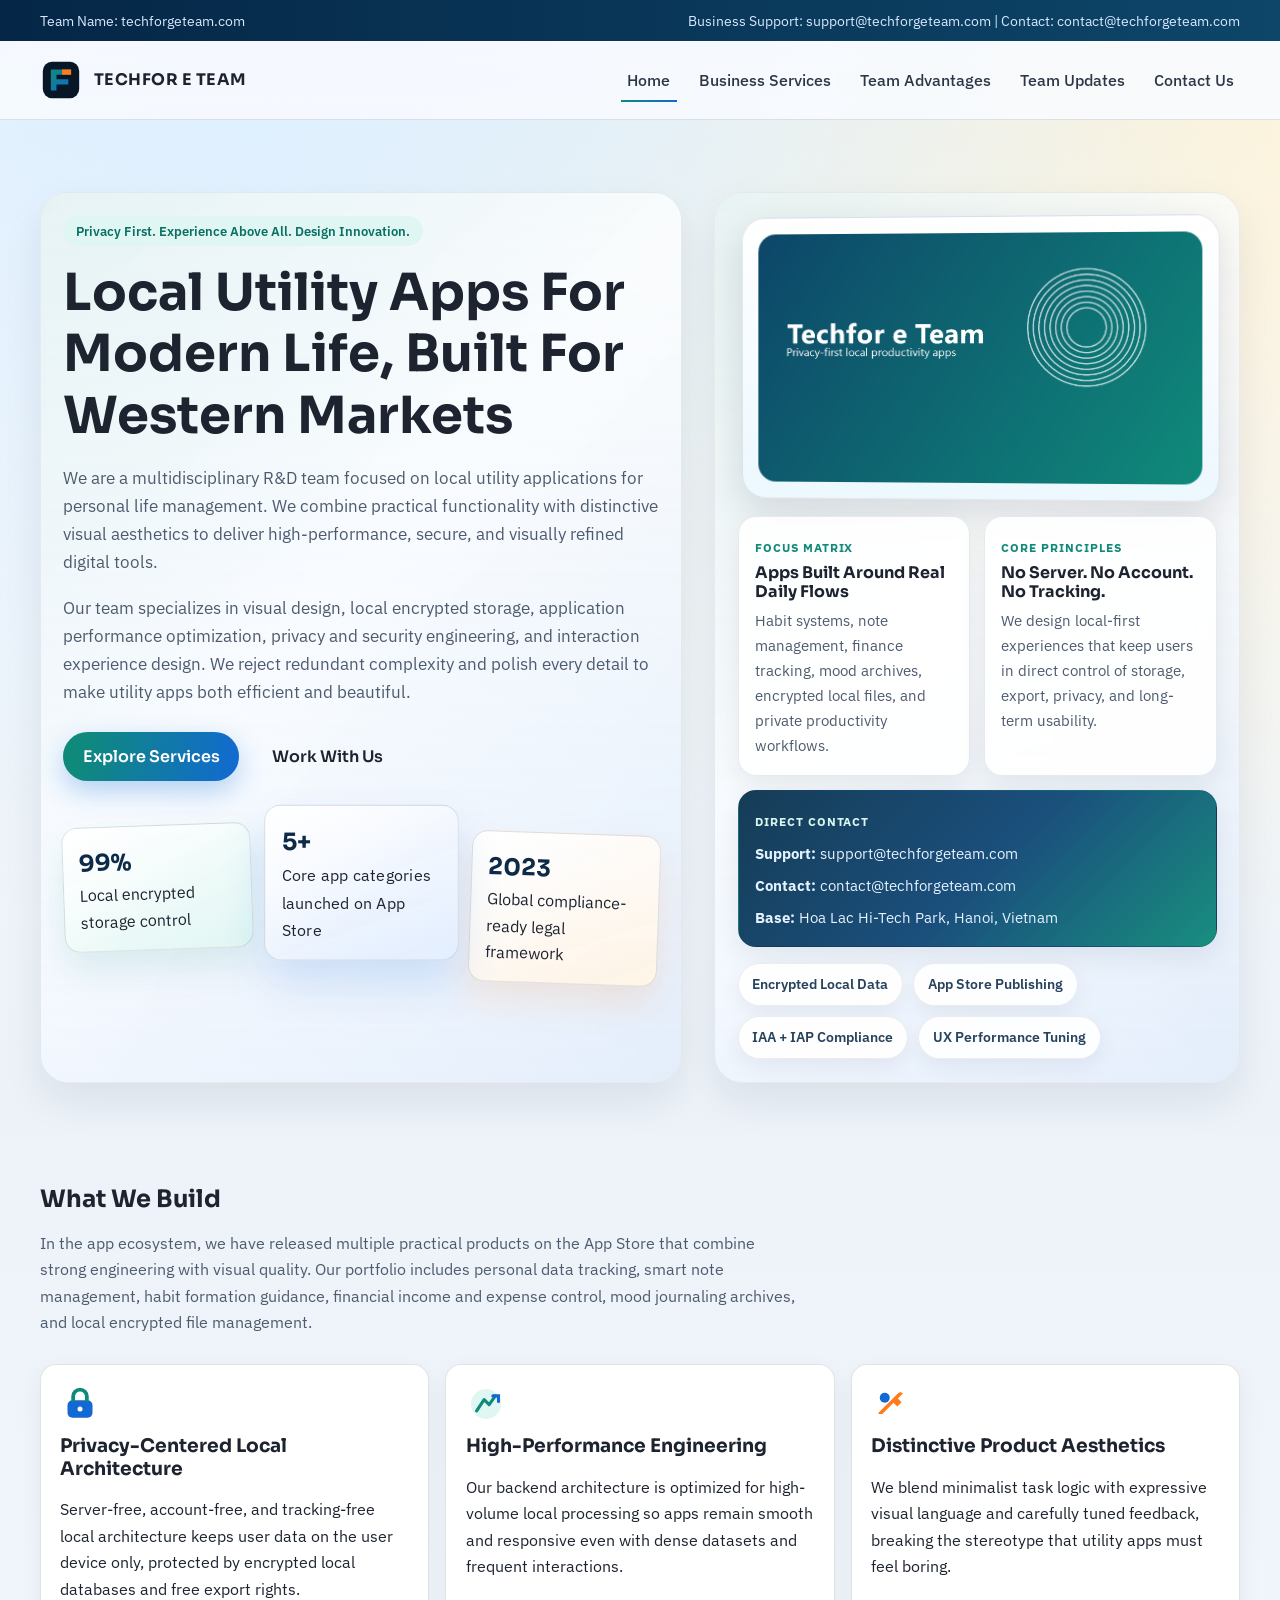
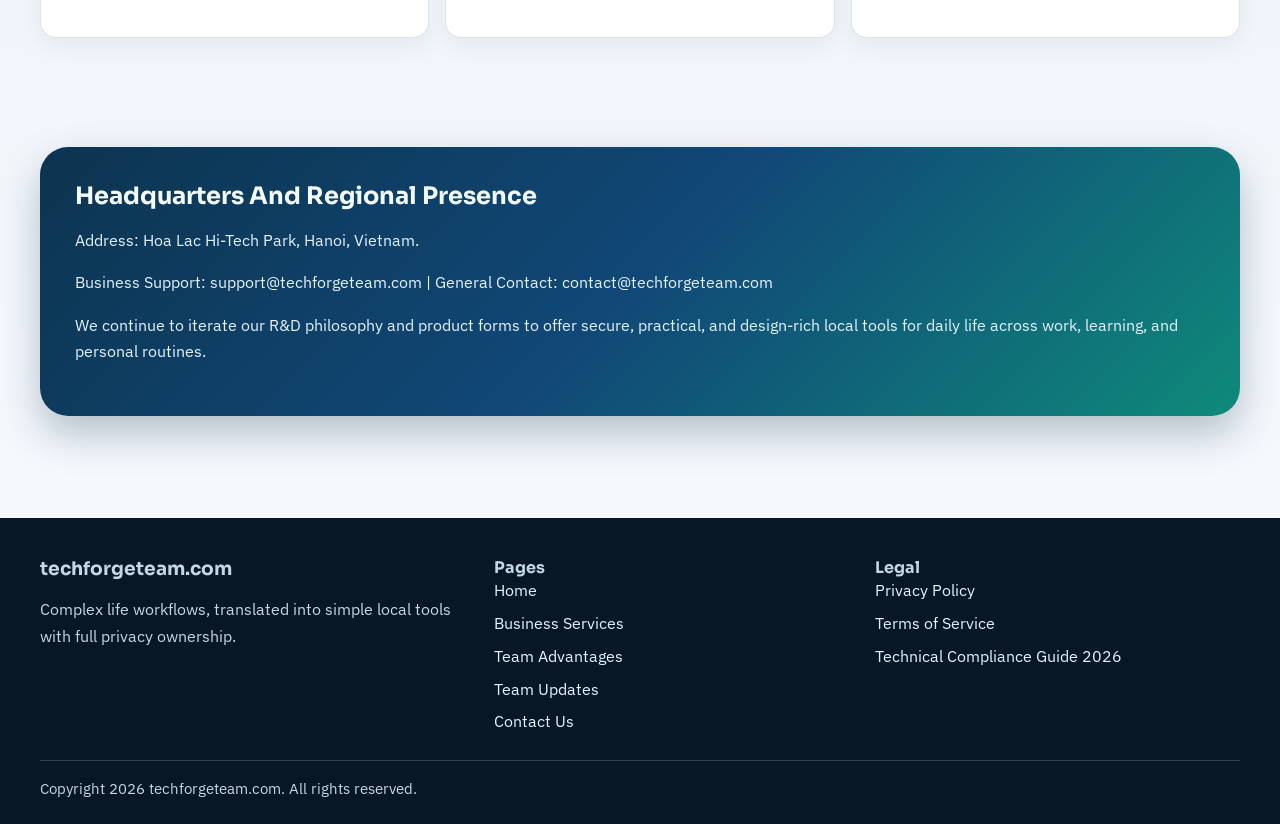
<file: index.html>
<!DOCTYPE html>
<html lang="en">
<head>
  <meta charset="UTF-8" />
  <meta name="viewport" content="width=device-width, initial-scale=1.0" />
  <title>Techfor e Team | Privacy-First Local Productivity Apps</title>
  <meta name="description" content="Techfor e Team builds privacy-first local utility apps for habit management, note systems, finance tracking, mood logs, and encrypted files with high performance and design innovation." />
  <meta name="keywords" content="Techfor e Team, privacy first apps, local data storage, utility apps, habit tracker, encrypted notes, finance manager, app store team" />
  <meta name="robots" content="index,follow,max-image-preview:large,max-snippet:-1,max-video-preview:-1" />
  <link rel="canonical" href="https://techforgeteam.com/" />
  <meta property="og:type" content="website" />
  <meta property="og:title" content="Techfor e Team" />
  <meta property="og:description" content="Local-first, server-free productivity tools with strong design language and secure architecture." />
  <meta property="og:url" content="https://techforgeteam.com/" />
  <meta property="og:image" content="https://techforgeteam.com/images/hero-main.png" />
  <meta name="twitter:card" content="summary_large_image" />
  <meta name="twitter:title" content="Techfor e Team" />
  <meta name="twitter:description" content="Privacy-first local tools engineered for performance and visual quality." />
  <meta name="twitter:image" content="https://techforgeteam.com/images/hero-main.png" />
  <link rel="stylesheet" href="css/styles.css" />
  <script type="application/ld+json">
  {
    "@context": "https://schema.org",
    "@type": "Organization",
    "name": "techforgeteam.com",
    "url": "https://techforgeteam.com",
    "logo": "https://techforgeteam.com/images/logo.svg",
    "email": "support@techforgeteam.com",
    "contactPoint": [
      {
        "@type": "ContactPoint",
        "contactType": "customer support",
        "email": "support@techforgeteam.com",
        "areaServed": ["US", "CA", "GB", "EU"]
      },
      {
        "@type": "ContactPoint",
        "contactType": "general inquiries",
        "email": "contact@techforgeteam.com",
        "areaServed": "Worldwide"
      }
    ],
    "address": {
      "@type": "PostalAddress",
      "addressLocality": "Hoa Lac Hi-Tech Park, Hanoi",
      "addressCountry": "Vietnam"
    }
  }
  </script>
</head>
<body>
  <div class="noise"></div>
  <div class="topbar">
    <div class="container">
      <span>Team Name: techforgeteam.com</span>
      <span>Business Support: support@techforgeteam.com | Contact: contact@techforgeteam.com</span>
    </div>
  </div>
  <header>
    <div class="container nav-wrap">
      <a class="brand" href="index.html"><img src="images/logo.svg" alt="Techfor e Team logo" /><span>TECHFOR E TEAM</span></a>
      <nav class="nav-links" aria-label="Main navigation">
        <a class="active" href="index.html">Home</a>
        <a href="services.html">Business Services</a>
        <a href="advantages.html">Team Advantages</a>
        <a href="news.html">Team Updates</a>
        <a href="contact.html">Contact Us</a>
      </nav>
    </div>
  </header>

  <main>
    <section class="hero">
      <div class="container hero-grid">
        <div class="hero-copy reveal">
          <span class="eyebrow">Privacy First. Experience Above All. Design Innovation.</span>
          <h1>Local Utility Apps For Modern Life, Built For Western Markets</h1>
          <p class="lead">We are a multidisciplinary R&amp;D team focused on local utility applications for personal life management. We combine practical functionality with distinctive visual aesthetics to deliver high-performance, secure, and visually refined digital tools.</p>
          <p class="lead">Our team specializes in visual design, local encrypted storage, application performance optimization, privacy and security engineering, and interaction experience design. We reject redundant complexity and polish every detail to make utility apps both efficient and beautiful.</p>
          <div class="hero-actions">
            <a class="btn btn-primary" href="services.html">Explore Services</a>
            <a class="btn" href="contact.html">Work With Us</a>
          </div>
          <div class="stat-row stat-row-layered">
            <div class="stat reveal"><strong data-counter="100" data-suffix="%">0</strong><span>Local encrypted storage control</span></div>
            <div class="stat reveal"><strong data-counter="6" data-suffix="+">0</strong><span>Core app categories launched on App Store</span></div>
            <div class="stat reveal"><strong data-counter="2026">0</strong><span>Global compliance-ready legal framework</span></div>
          </div>
        </div>
        <aside class="hero-side reveal">
          <div class="hero-card float">
            <img src="images/hero-main.png" alt="Techfor e Team visual banner showing local-first product engineering" />
          </div>
          <div class="hero-side-grid">
            <article class="hero-note">
              <span class="hero-note-label">Focus Matrix</span>
              <h3>Apps Built Around Real Daily Flows</h3>
              <p>Habit systems, note management, finance tracking, mood archives, encrypted local files, and private productivity workflows.</p>
            </article>
            <article class="hero-note">
              <span class="hero-note-label">Core Principles</span>
              <h3>No Server. No Account. No Tracking.</h3>
              <p>We design local-first experiences that keep users in direct control of storage, export, privacy, and long-term usability.</p>
            </article>
            <article class="hero-contact-card">
              <span class="hero-note-label">Direct Contact</span>
              <p><strong>Support:</strong> support@techforgeteam.com</p>
              <p><strong>Contact:</strong> contact@techforgeteam.com</p>
              <p><strong>Base:</strong> Hoa Lac Hi-Tech Park, Hanoi, Vietnam</p>
            </article>
          </div>
          <div class="hero-pill-row">
            <span>Encrypted Local Data</span>
            <span>App Store Publishing</span>
            <span>IAA + IAP Compliance</span>
            <span>UX Performance Tuning</span>
          </div>
        </aside>
      </div>
    </section>

    <section>
      <div class="container">
        <div class="section-head reveal">
          <h2>What We Build</h2>
          <p>In the app ecosystem, we have released multiple practical products on the App Store that combine strong engineering with visual quality. Our portfolio includes personal data tracking, smart note management, habit formation guidance, financial income and expense control, mood journaling archives, and local encrypted file management.</p>
        </div>
        <div class="cards">
          <article class="card reveal"><img class="icon" src="images/icon-privacy.svg" alt="privacy icon" /><h3>Privacy-Centered Local Architecture</h3><p>Server-free, account-free, and tracking-free local architecture keeps user data on the user device only, protected by encrypted local databases and free export rights.</p></article>
          <article class="card reveal"><img class="icon" src="images/icon-performance.svg" alt="performance icon" /><h3>High-Performance Engineering</h3><p>Our backend architecture is optimized for high-volume local processing so apps remain smooth and responsive even with dense datasets and frequent interactions.</p></article>
          <article class="card reveal"><img class="icon" src="images/icon-design.svg" alt="design icon" /><h3>Distinctive Product Aesthetics</h3><p>We blend minimalist task logic with expressive visual language and carefully tuned feedback, breaking the stereotype that utility apps must feel boring.</p></article>
        </div>
      </div>
    </section>

    <section>
      <div class="container cta reveal">
        <h2>Headquarters And Regional Presence</h2>
        <p>Address: Hoa Lac Hi-Tech Park, Hanoi, Vietnam.</p>
        <p>Business Support: <a href="mailto:support@techforgeteam.com">support@techforgeteam.com</a> | General Contact: <a href="mailto:contact@techforgeteam.com">contact@techforgeteam.com</a></p>
        <p>We continue to iterate our R&amp;D philosophy and product forms to offer secure, practical, and design-rich local tools for daily life across work, learning, and personal routines.</p>
      </div>
    </section>
  </main>

  <footer class="footer">
    <div class="container footer-grid">
      <div>
        <h3>techforgeteam.com</h3>
        <p>Complex life workflows, translated into simple local tools with full privacy ownership.</p>
      </div>
      <div>
        <h4>Pages</h4>
        <ul>
          <li><a href="index.html">Home</a></li>
          <li><a href="services.html">Business Services</a></li>
          <li><a href="advantages.html">Team Advantages</a></li>
          <li><a href="news.html">Team Updates</a></li>
          <li><a href="contact.html">Contact Us</a></li>
        </ul>
      </div>
      <div>
        <h4>Legal</h4>
        <ul>
          <li><a href="privacy-policy.html">Privacy Policy</a></li>
          <li><a href="terms-of-service.html">Terms of Service</a></li>
          <li><a href="compliance-guide.html">Technical Compliance Guide 2026</a></li>
        </ul>
      </div>
    </div>
    <div class="container copyright">Copyright <span data-year></span> techforgeteam.com. All rights reserved.</div>
  </footer>

  <script src="js/main.js" defer></script>
</body>
</html>
</file>
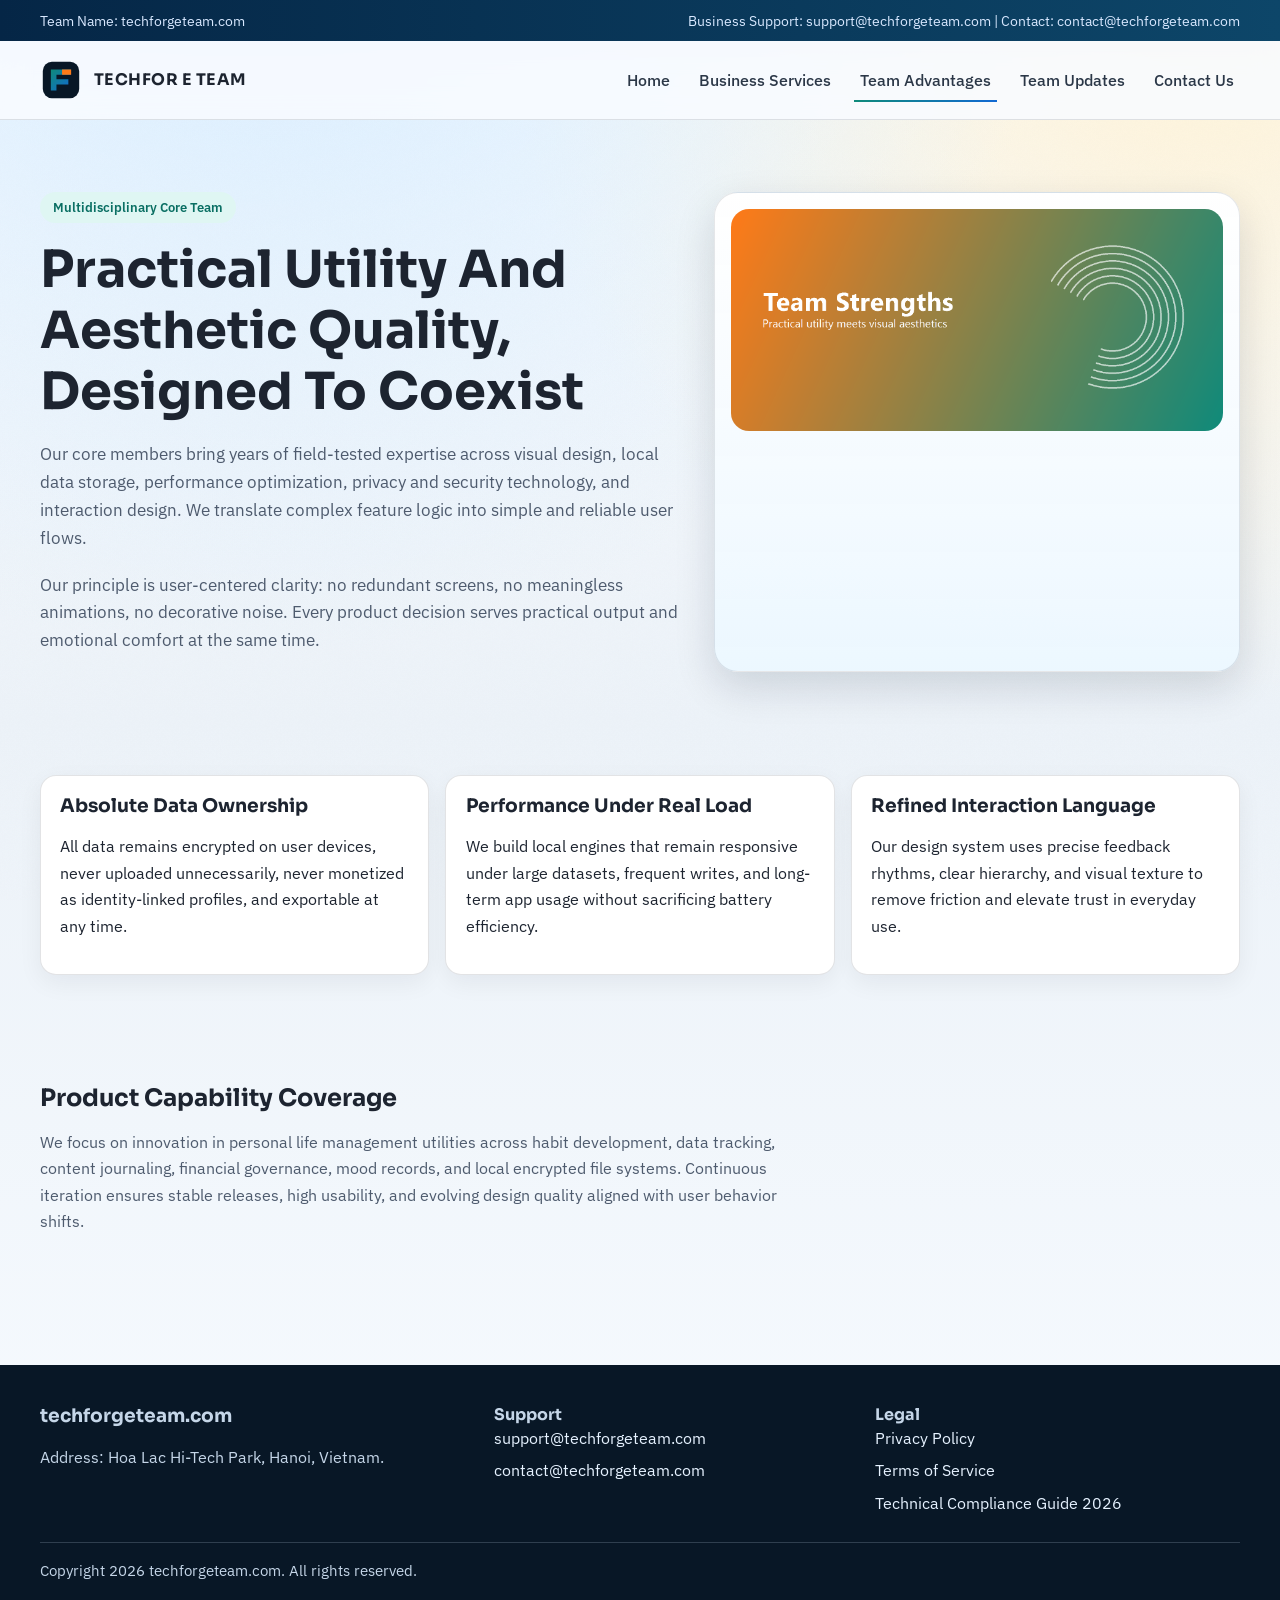
<file: advantages.html>
<!DOCTYPE html>
<html lang="en">
<head>
  <meta charset="UTF-8" />
  <meta name="viewport" content="width=device-width, initial-scale=1.0" />
  <title>Team Advantages | Techfor e Team</title>
  <meta name="description" content="Learn why Techfor e Team stands out in privacy-first local app engineering, visual product language, and high-performance architecture." />
  <meta name="robots" content="index,follow" />
  <link rel="canonical" href="https://techforgeteam.com/advantages.html" />
  <link rel="stylesheet" href="css/styles.css" />
</head>
<body>
  <div class="noise"></div>
  <div class="topbar"><div class="container"><span>Team Name: techforgeteam.com</span><span>Business Support: support@techforgeteam.com | Contact: contact@techforgeteam.com</span></div></div>
  <header>
    <div class="container nav-wrap">
      <a class="brand" href="index.html"><img src="images/logo.svg" alt="Techfor e Team logo" /><span>TECHFOR E TEAM</span></a>
      <nav class="nav-links" aria-label="Main navigation">
        <a href="index.html">Home</a>
        <a href="services.html">Business Services</a>
        <a class="active" href="advantages.html">Team Advantages</a>
        <a href="news.html">Team Updates</a>
        <a href="contact.html">Contact Us</a>
      </nav>
    </div>
  </header>

  <main>
    <section class="hero">
      <div class="container hero-grid">
        <div class="reveal">
          <span class="eyebrow">Multidisciplinary Core Team</span>
          <h1>Practical Utility And Aesthetic Quality, Designed To Coexist</h1>
          <p class="lead">Our core members bring years of field-tested expertise across visual design, local data storage, performance optimization, privacy and security technology, and interaction design. We translate complex feature logic into simple and reliable user flows.</p>
          <p class="lead">Our principle is user-centered clarity: no redundant screens, no meaningless animations, no decorative noise. Every product decision serves practical output and emotional comfort at the same time.</p>
        </div>
        <aside class="hero-card reveal float"><img src="images/team-banner.png" alt="Team advantages visual" /></aside>
      </div>
    </section>

    <section>
      <div class="container">
        <div class="cards">
          <article class="card reveal"><h3>Absolute Data Ownership</h3><p>All data remains encrypted on user devices, never uploaded unnecessarily, never monetized as identity-linked profiles, and exportable at any time.</p></article>
          <article class="card reveal"><h3>Performance Under Real Load</h3><p>We build local engines that remain responsive under large datasets, frequent writes, and long-term app usage without sacrificing battery efficiency.</p></article>
          <article class="card reveal"><h3>Refined Interaction Language</h3><p>Our design system uses precise feedback rhythms, clear hierarchy, and visual texture to remove friction and elevate trust in everyday use.</p></article>
        </div>
      </div>
    </section>

    <section>
      <div class="container">
        <div class="section-head reveal">
          <h2>Product Capability Coverage</h2>
          <p>We focus on innovation in personal life management utilities across habit development, data tracking, content journaling, financial governance, mood records, and local encrypted file systems. Continuous iteration ensures stable releases, high usability, and evolving design quality aligned with user behavior shifts.</p>
        </div>
      </div>
    </section>
  </main>

  <footer class="footer">
    <div class="container footer-grid">
      <div><h3>techforgeteam.com</h3><p>Address: Hoa Lac Hi-Tech Park, Hanoi, Vietnam.</p></div>
      <div><h4>Support</h4><ul><li><a href="mailto:support@techforgeteam.com">support@techforgeteam.com</a></li><li><a href="mailto:contact@techforgeteam.com">contact@techforgeteam.com</a></li></ul></div>
      <div><h4>Legal</h4><ul><li><a href="privacy-policy.html">Privacy Policy</a></li><li><a href="terms-of-service.html">Terms of Service</a></li><li><a href="compliance-guide.html">Technical Compliance Guide 2026</a></li></ul></div>
    </div>
    <div class="container copyright">Copyright <span data-year></span> techforgeteam.com. All rights reserved.</div>
  </footer>
  <script src="js/main.js" defer></script>
</body>
</html>
</file>
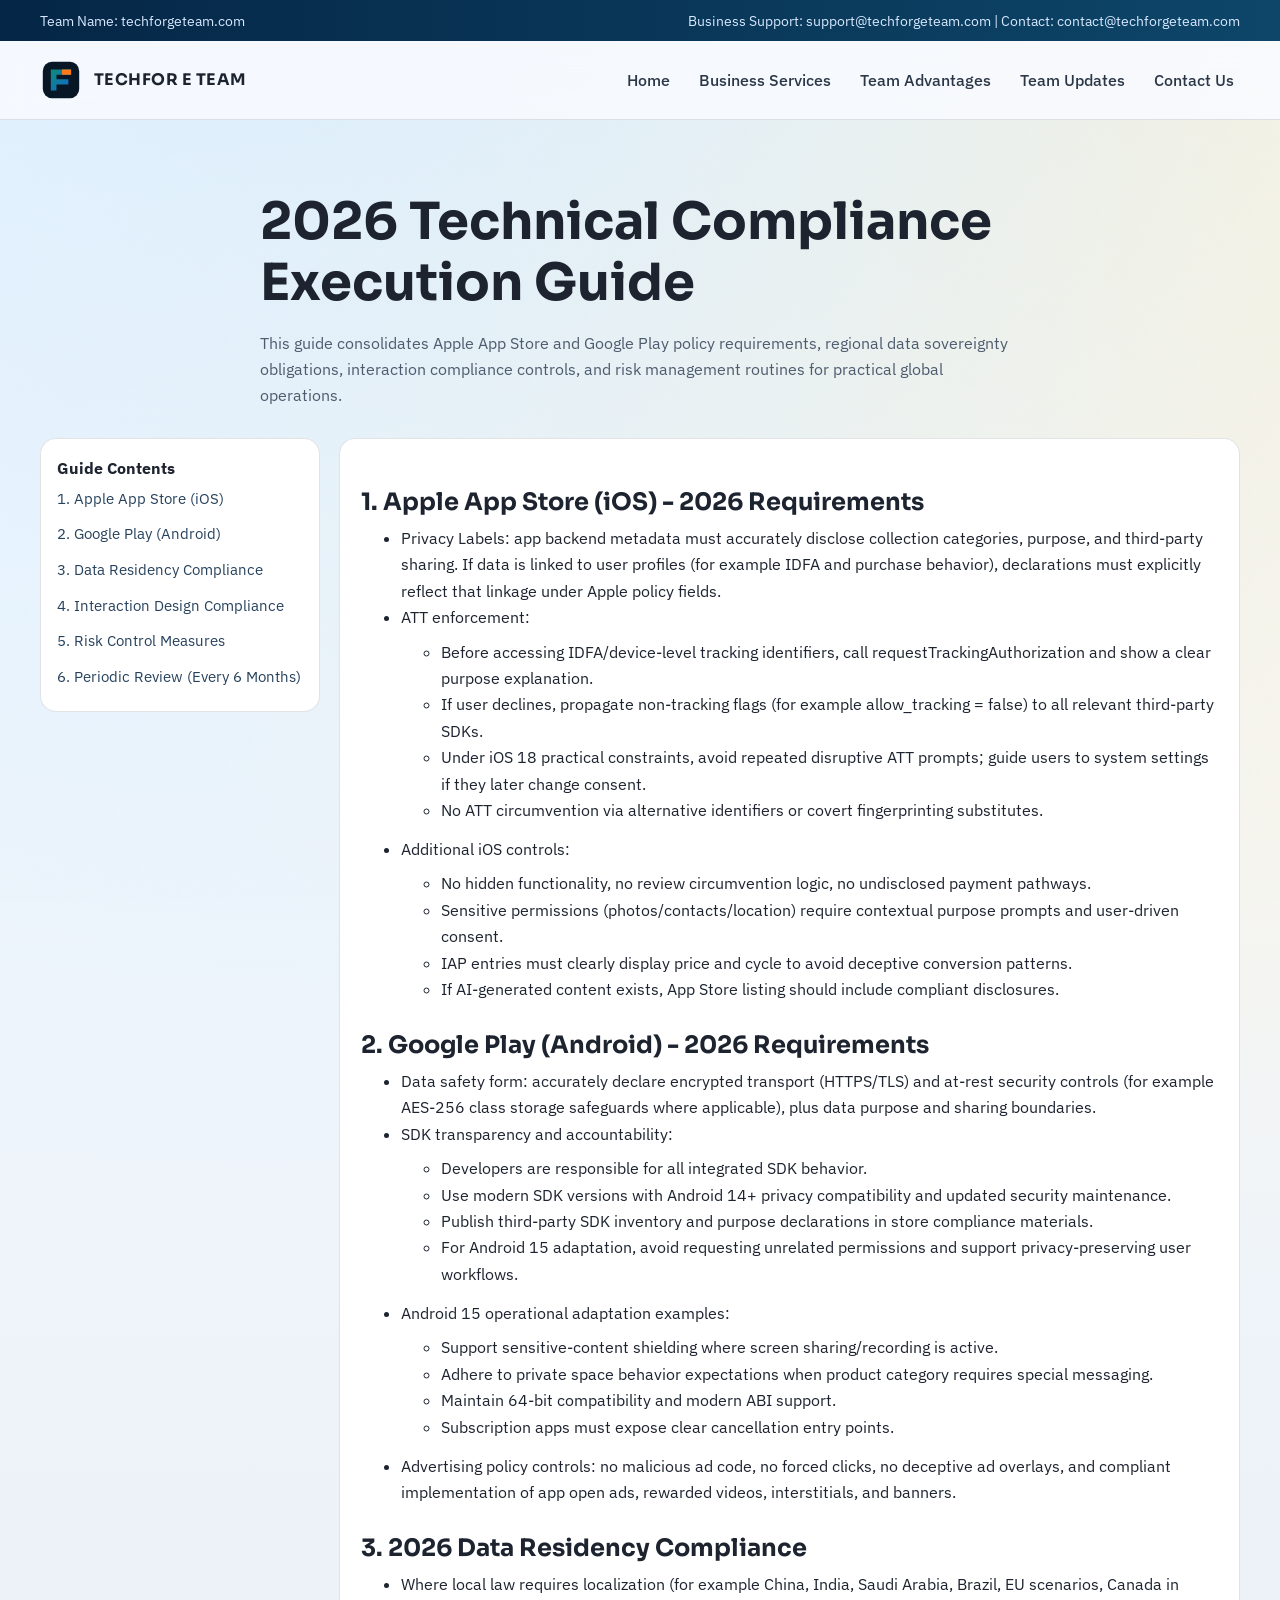
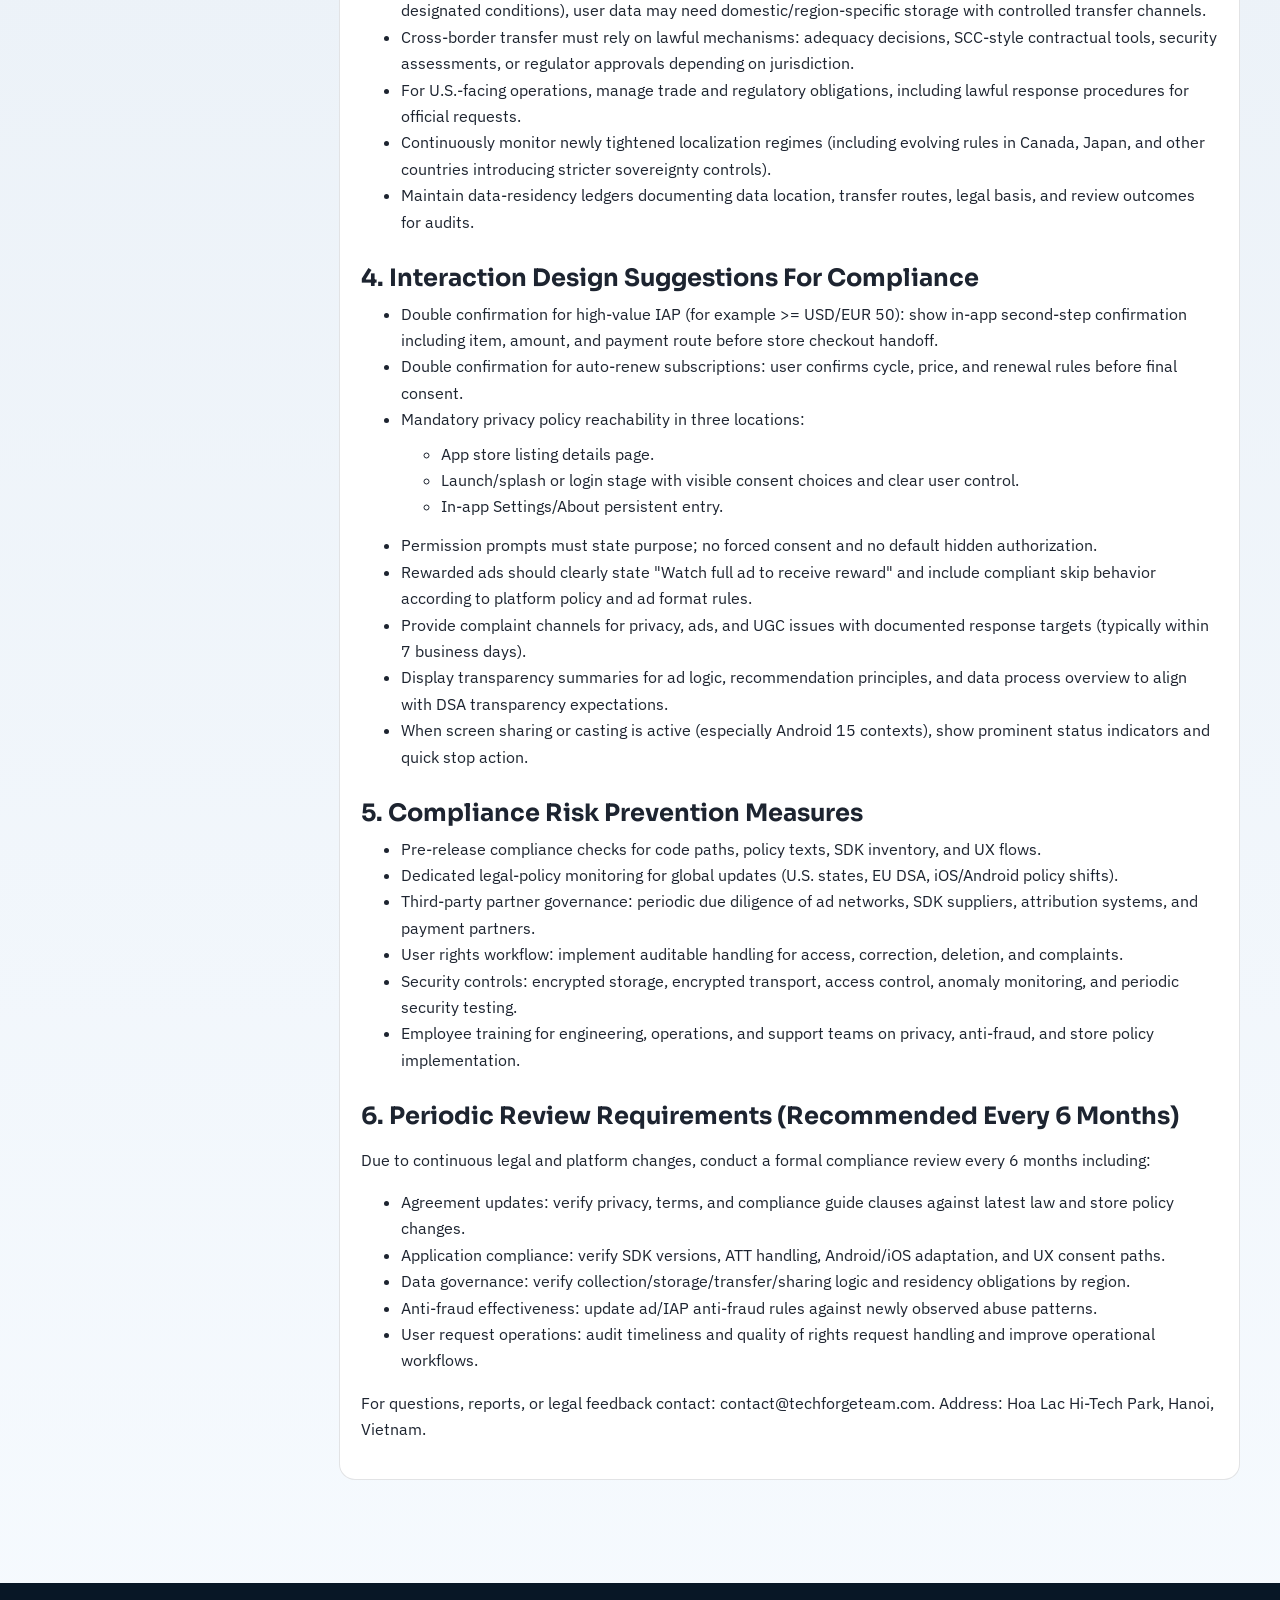
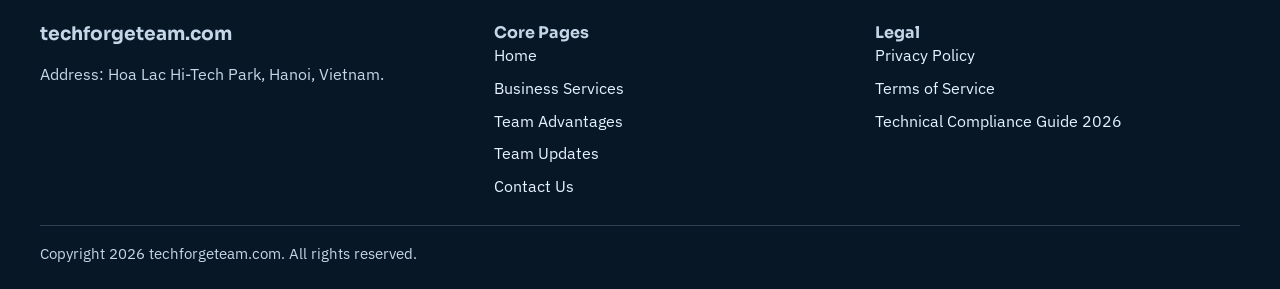
<file: compliance-guide.html>
<!DOCTYPE html>
<html lang="en">
<head>
  <meta charset="UTF-8" />
  <meta name="viewport" content="width=device-width, initial-scale=1.0" />
  <title>Technical Compliance Guide 2026 | Techfor e Team</title>
  <meta name="description" content="2026 technical compliance execution guide for Apple App Store, Google Play, data residency, anti-fraud controls, UX compliance patterns, and periodic legal review." />
  <meta name="robots" content="index,follow" />
  <link rel="canonical" href="https://techforgeteam.com/compliance-guide.html" />
  <link rel="stylesheet" href="css/styles.css" />
</head>
<body>
  <div class="noise"></div>
  <div class="topbar"><div class="container"><span>Team Name: techforgeteam.com</span><span>Business Support: support@techforgeteam.com | Contact: contact@techforgeteam.com</span></div></div>
  <header>
    <div class="container nav-wrap">
      <a class="brand" href="index.html"><img src="images/logo.svg" alt="Techfor e Team logo" /><span>TECHFOR E TEAM</span></a>
      <nav class="nav-links" aria-label="Main navigation">
        <a href="index.html">Home</a>
        <a href="services.html">Business Services</a>
        <a href="advantages.html">Team Advantages</a>
        <a href="news.html">Team Updates</a>
        <a href="contact.html">Contact Us</a>
      </nav>
    </div>
  </header>

  <main>
    <section>
      <div class="container section-head reveal">
        <h1>2026 Technical Compliance Execution Guide</h1>
        <p>This guide consolidates Apple App Store and Google Play policy requirements, regional data sovereignty obligations, interaction compliance controls, and risk management routines for practical global operations.</p>
      </div>
      <div class="container legal-layout">
        <aside class="legal-nav">
          <strong>Guide Contents</strong>
          <a href="#c1">1. Apple App Store (iOS)</a>
          <a href="#c2">2. Google Play (Android)</a>
          <a href="#c3">3. Data Residency Compliance</a>
          <a href="#c4">4. Interaction Design Compliance</a>
          <a href="#c5">5. Risk Control Measures</a>
          <a href="#c6">6. Periodic Review (Every 6 Months)</a>
        </aside>
        <article class="legal-content reveal">
          <h2 id="c1">1. Apple App Store (iOS) - 2026 Requirements</h2>
          <ul>
            <li>Privacy Labels: app backend metadata must accurately disclose collection categories, purpose, and third-party sharing. If data is linked to user profiles (for example IDFA and purchase behavior), declarations must explicitly reflect that linkage under Apple policy fields.</li>
            <li>ATT enforcement:
              <ul>
                <li>Before accessing IDFA/device-level tracking identifiers, call requestTrackingAuthorization and show a clear purpose explanation.</li>
                <li>If user declines, propagate non-tracking flags (for example allow_tracking = false) to all relevant third-party SDKs.</li>
                <li>Under iOS 18 practical constraints, avoid repeated disruptive ATT prompts; guide users to system settings if they later change consent.</li>
                <li>No ATT circumvention via alternative identifiers or covert fingerprinting substitutes.</li>
              </ul>
            </li>
            <li>Additional iOS controls:
              <ul>
                <li>No hidden functionality, no review circumvention logic, no undisclosed payment pathways.</li>
                <li>Sensitive permissions (photos/contacts/location) require contextual purpose prompts and user-driven consent.</li>
                <li>IAP entries must clearly display price and cycle to avoid deceptive conversion patterns.</li>
                <li>If AI-generated content exists, App Store listing should include compliant disclosures.</li>
              </ul>
            </li>
          </ul>

          <h2 id="c2">2. Google Play (Android) - 2026 Requirements</h2>
          <ul>
            <li>Data safety form: accurately declare encrypted transport (HTTPS/TLS) and at-rest security controls (for example AES-256 class storage safeguards where applicable), plus data purpose and sharing boundaries.</li>
            <li>SDK transparency and accountability:
              <ul>
                <li>Developers are responsible for all integrated SDK behavior.</li>
                <li>Use modern SDK versions with Android 14+ privacy compatibility and updated security maintenance.</li>
                <li>Publish third-party SDK inventory and purpose declarations in store compliance materials.</li>
                <li>For Android 15 adaptation, avoid requesting unrelated permissions and support privacy-preserving user workflows.</li>
              </ul>
            </li>
            <li>Android 15 operational adaptation examples:
              <ul>
                <li>Support sensitive-content shielding where screen sharing/recording is active.</li>
                <li>Adhere to private space behavior expectations when product category requires special messaging.</li>
                <li>Maintain 64-bit compatibility and modern ABI support.</li>
                <li>Subscription apps must expose clear cancellation entry points.</li>
              </ul>
            </li>
            <li>Advertising policy controls: no malicious ad code, no forced clicks, no deceptive ad overlays, and compliant implementation of app open ads, rewarded videos, interstitials, and banners.</li>
          </ul>

          <h2 id="c3">3. 2026 Data Residency Compliance</h2>
          <ul>
            <li>Where local law requires localization (for example China, India, Saudi Arabia, Brazil, EU scenarios, Canada in designated conditions), user data may need domestic/region-specific storage with controlled transfer channels.</li>
            <li>Cross-border transfer must rely on lawful mechanisms: adequacy decisions, SCC-style contractual tools, security assessments, or regulator approvals depending on jurisdiction.</li>
            <li>For U.S.-facing operations, manage trade and regulatory obligations, including lawful response procedures for official requests.</li>
            <li>Continuously monitor newly tightened localization regimes (including evolving rules in Canada, Japan, and other countries introducing stricter sovereignty controls).</li>
            <li>Maintain data-residency ledgers documenting data location, transfer routes, legal basis, and review outcomes for audits.</li>
          </ul>

          <h2 id="c4">4. Interaction Design Suggestions For Compliance</h2>
          <ul>
            <li>Double confirmation for high-value IAP (for example >= USD/EUR 50): show in-app second-step confirmation including item, amount, and payment route before store checkout handoff.</li>
            <li>Double confirmation for auto-renew subscriptions: user confirms cycle, price, and renewal rules before final consent.</li>
            <li>Mandatory privacy policy reachability in three locations:
              <ul>
                <li>App store listing details page.</li>
                <li>Launch/splash or login stage with visible consent choices and clear user control.</li>
                <li>In-app Settings/About persistent entry.</li>
              </ul>
            </li>
            <li>Permission prompts must state purpose; no forced consent and no default hidden authorization.</li>
            <li>Rewarded ads should clearly state "Watch full ad to receive reward" and include compliant skip behavior according to platform policy and ad format rules.</li>
            <li>Provide complaint channels for privacy, ads, and UGC issues with documented response targets (typically within 7 business days).</li>
            <li>Display transparency summaries for ad logic, recommendation principles, and data process overview to align with DSA transparency expectations.</li>
            <li>When screen sharing or casting is active (especially Android 15 contexts), show prominent status indicators and quick stop action.</li>
          </ul>

          <h2 id="c5">5. Compliance Risk Prevention Measures</h2>
          <ul>
            <li>Pre-release compliance checks for code paths, policy texts, SDK inventory, and UX flows.</li>
            <li>Dedicated legal-policy monitoring for global updates (U.S. states, EU DSA, iOS/Android policy shifts).</li>
            <li>Third-party partner governance: periodic due diligence of ad networks, SDK suppliers, attribution systems, and payment partners.</li>
            <li>User rights workflow: implement auditable handling for access, correction, deletion, and complaints.</li>
            <li>Security controls: encrypted storage, encrypted transport, access control, anomaly monitoring, and periodic security testing.</li>
            <li>Employee training for engineering, operations, and support teams on privacy, anti-fraud, and store policy implementation.</li>
          </ul>

          <h2 id="c6">6. Periodic Review Requirements (Recommended Every 6 Months)</h2>
          <p>Due to continuous legal and platform changes, conduct a formal compliance review every 6 months including:</p>
          <ul>
            <li>Agreement updates: verify privacy, terms, and compliance guide clauses against latest law and store policy changes.</li>
            <li>Application compliance: verify SDK versions, ATT handling, Android/iOS adaptation, and UX consent paths.</li>
            <li>Data governance: verify collection/storage/transfer/sharing logic and residency obligations by region.</li>
            <li>Anti-fraud effectiveness: update ad/IAP anti-fraud rules against newly observed abuse patterns.</li>
            <li>User request operations: audit timeliness and quality of rights request handling and improve operational workflows.</li>
          </ul>
          <p>For questions, reports, or legal feedback contact: <a href="mailto:contact@techforgeteam.com">contact@techforgeteam.com</a>. Address: Hoa Lac Hi-Tech Park, Hanoi, Vietnam.</p>
        </article>
      </div>
    </section>
  </main>

  <footer class="footer">
    <div class="container footer-grid">
      <div><h3>techforgeteam.com</h3><p>Address: Hoa Lac Hi-Tech Park, Hanoi, Vietnam.</p></div>
      <div><h4>Core Pages</h4><ul><li><a href="index.html">Home</a></li><li><a href="services.html">Business Services</a></li><li><a href="advantages.html">Team Advantages</a></li><li><a href="news.html">Team Updates</a></li><li><a href="contact.html">Contact Us</a></li></ul></div>
      <div><h4>Legal</h4><ul><li><a href="privacy-policy.html">Privacy Policy</a></li><li><a href="terms-of-service.html">Terms of Service</a></li><li><a href="compliance-guide.html">Technical Compliance Guide 2026</a></li></ul></div>
    </div>
    <div class="container copyright">Copyright <span data-year></span> techforgeteam.com. All rights reserved.</div>
  </footer>
  <script src="js/main.js" defer></script>
</body>
</html>
</file>
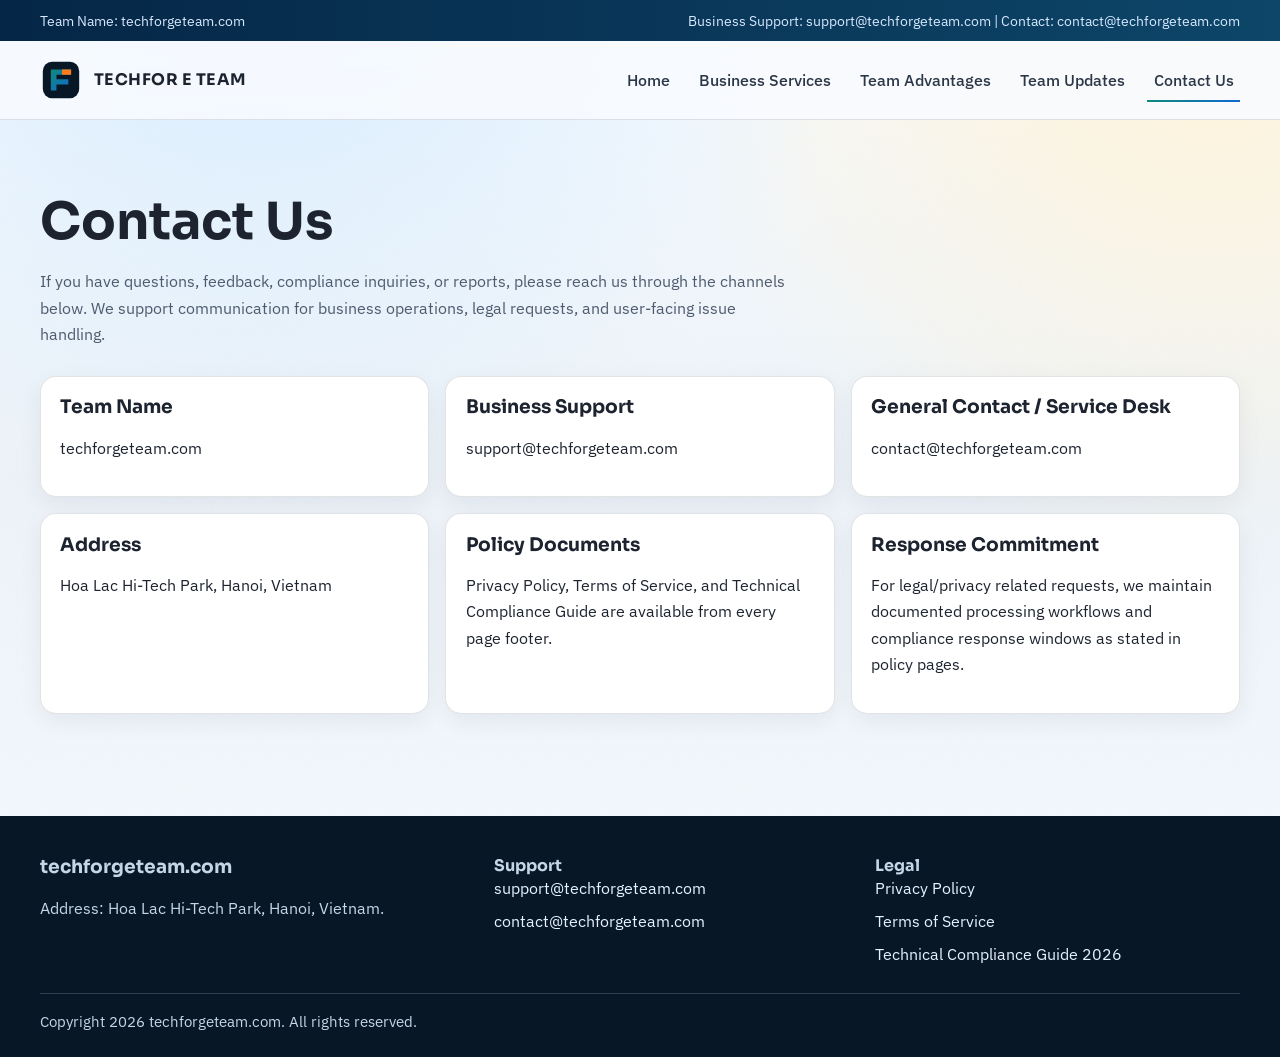
<file: contact.html>
<!DOCTYPE html>
<html lang="en">
<head>
  <meta charset="UTF-8" />
  <meta name="viewport" content="width=device-width, initial-scale=1.0" />
  <title>Contact Us | Techfor e Team</title>
  <meta name="description" content="Contact Techfor e Team for business partnerships, support, and compliance communications." />
  <meta name="robots" content="index,follow" />
  <link rel="canonical" href="https://techforgeteam.com/contact.html" />
  <link rel="stylesheet" href="css/styles.css" />
</head>
<body>
  <div class="noise"></div>
  <div class="topbar"><div class="container"><span>Team Name: techforgeteam.com</span><span>Business Support: support@techforgeteam.com | Contact: contact@techforgeteam.com</span></div></div>
  <header>
    <div class="container nav-wrap">
      <a class="brand" href="index.html"><img src="images/logo.svg" alt="Techfor e Team logo" /><span>TECHFOR E TEAM</span></a>
      <nav class="nav-links" aria-label="Main navigation">
        <a href="index.html">Home</a>
        <a href="services.html">Business Services</a>
        <a href="advantages.html">Team Advantages</a>
        <a href="news.html">Team Updates</a>
        <a class="active" href="contact.html">Contact Us</a>
      </nav>
    </div>
  </header>

  <main>
    <section>
      <div class="container">
        <div class="section-head reveal">
          <h1>Contact Us</h1>
          <p>If you have questions, feedback, compliance inquiries, or reports, please reach us through the channels below. We support communication for business operations, legal requests, and user-facing issue handling.</p>
        </div>
        <div class="cards">
          <article class="card reveal"><h3>Team Name</h3><p>techforgeteam.com</p></article>
          <article class="card reveal"><h3>Business Support</h3><p><a href="mailto:support@techforgeteam.com">support@techforgeteam.com</a></p></article>
          <article class="card reveal"><h3>General Contact / Service Desk</h3><p><a href="mailto:contact@techforgeteam.com">contact@techforgeteam.com</a></p></article>
          <article class="card reveal"><h3>Address</h3><p>Hoa Lac Hi-Tech Park, Hanoi, Vietnam</p></article>
          <article class="card reveal"><h3>Policy Documents</h3><p>Privacy Policy, Terms of Service, and Technical Compliance Guide are available from every page footer.</p></article>
          <article class="card reveal"><h3>Response Commitment</h3><p>For legal/privacy related requests, we maintain documented processing workflows and compliance response windows as stated in policy pages.</p></article>
        </div>
      </div>
    </section>
  </main>

  <footer class="footer">
    <div class="container footer-grid">
      <div><h3>techforgeteam.com</h3><p>Address: Hoa Lac Hi-Tech Park, Hanoi, Vietnam.</p></div>
      <div><h4>Support</h4><ul><li><a href="mailto:support@techforgeteam.com">support@techforgeteam.com</a></li><li><a href="mailto:contact@techforgeteam.com">contact@techforgeteam.com</a></li></ul></div>
      <div><h4>Legal</h4><ul><li><a href="privacy-policy.html">Privacy Policy</a></li><li><a href="terms-of-service.html">Terms of Service</a></li><li><a href="compliance-guide.html">Technical Compliance Guide 2026</a></li></ul></div>
    </div>
    <div class="container copyright">Copyright <span data-year></span> techforgeteam.com. All rights reserved.</div>
  </footer>
  <script src="js/main.js" defer></script>
</body>
</html>
</file>
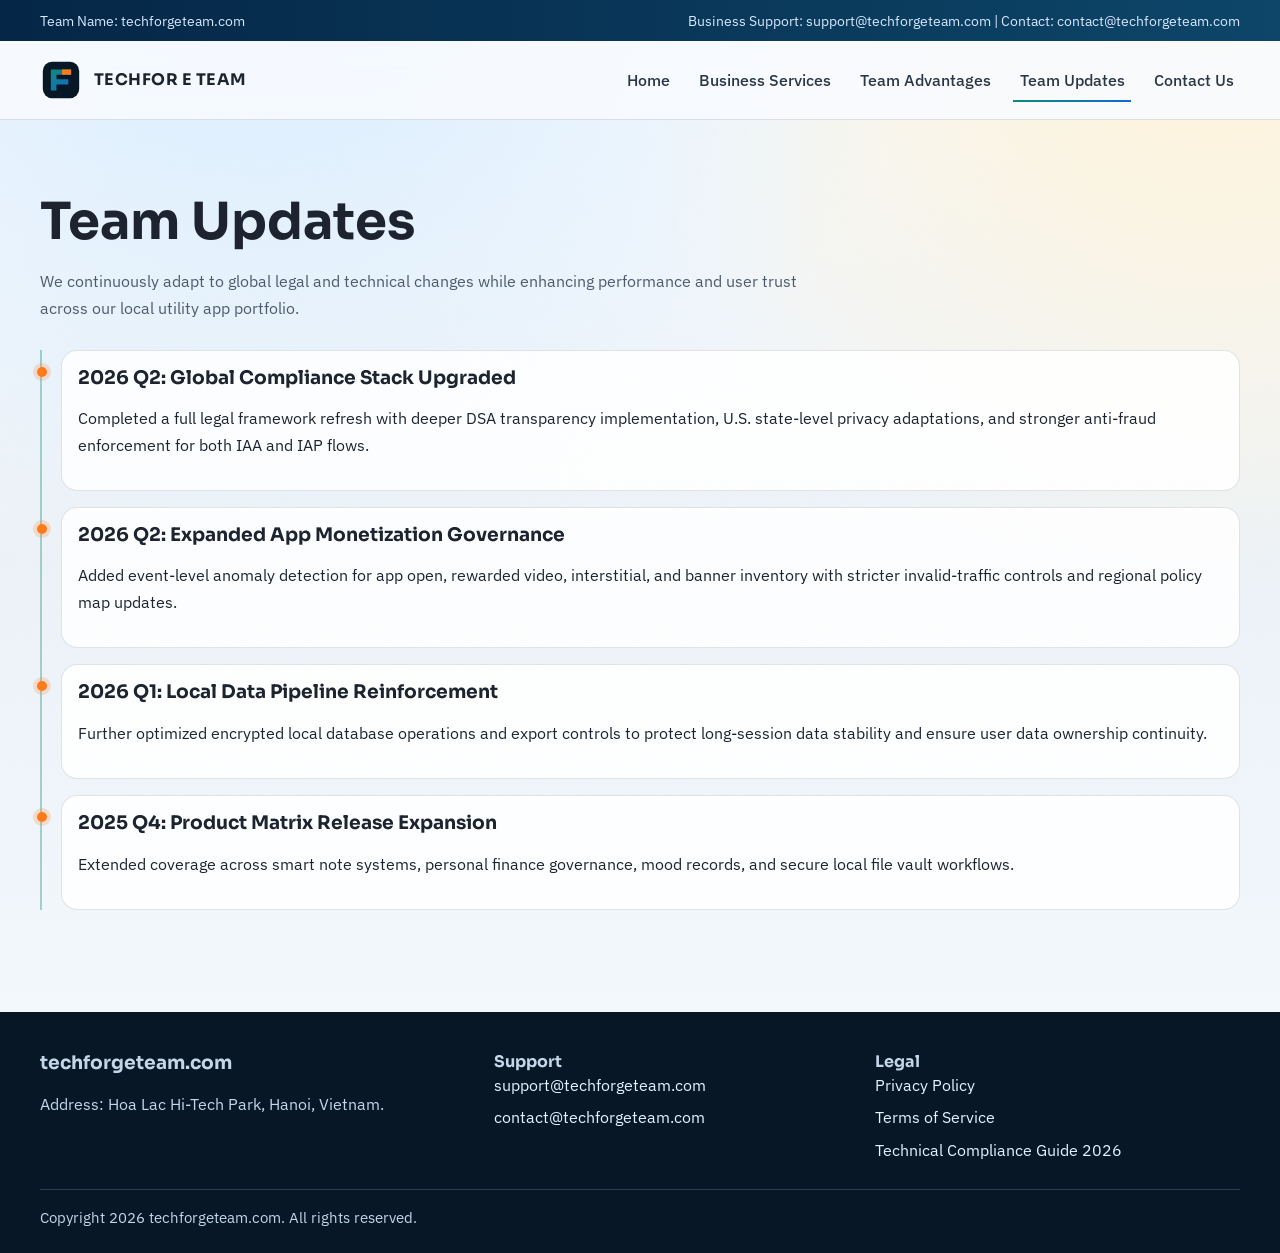
<file: news.html>
<!DOCTYPE html>
<html lang="en">
<head>
  <meta charset="UTF-8" />
  <meta name="viewport" content="width=device-width, initial-scale=1.0" />
  <title>Team Updates | Techfor e Team</title>
  <meta name="description" content="Latest team updates from Techfor e Team on local app R&D, compliance evolution, anti-fraud systems, and product roadmap." />
  <meta name="robots" content="index,follow" />
  <link rel="canonical" href="https://techforgeteam.com/news.html" />
  <link rel="stylesheet" href="css/styles.css" />
</head>
<body>
  <div class="noise"></div>
  <div class="topbar"><div class="container"><span>Team Name: techforgeteam.com</span><span>Business Support: support@techforgeteam.com | Contact: contact@techforgeteam.com</span></div></div>
  <header>
    <div class="container nav-wrap">
      <a class="brand" href="index.html"><img src="images/logo.svg" alt="Techfor e Team logo" /><span>TECHFOR E TEAM</span></a>
      <nav class="nav-links" aria-label="Main navigation">
        <a href="index.html">Home</a>
        <a href="services.html">Business Services</a>
        <a href="advantages.html">Team Advantages</a>
        <a class="active" href="news.html">Team Updates</a>
        <a href="contact.html">Contact Us</a>
      </nav>
    </div>
  </header>

  <main>
    <section>
      <div class="container">
        <div class="section-head reveal">
          <h1>Team Updates</h1>
          <p>We continuously adapt to global legal and technical changes while enhancing performance and user trust across our local utility app portfolio.</p>
        </div>
        <div class="timeline">
          <article class="reveal"><h3>2026 Q2: Global Compliance Stack Upgraded</h3><p>Completed a full legal framework refresh with deeper DSA transparency implementation, U.S. state-level privacy adaptations, and stronger anti-fraud enforcement for both IAA and IAP flows.</p></article>
          <article class="reveal"><h3>2026 Q2: Expanded App Monetization Governance</h3><p>Added event-level anomaly detection for app open, rewarded video, interstitial, and banner inventory with stricter invalid-traffic controls and regional policy map updates.</p></article>
          <article class="reveal"><h3>2026 Q1: Local Data Pipeline Reinforcement</h3><p>Further optimized encrypted local database operations and export controls to protect long-session data stability and ensure user data ownership continuity.</p></article>
          <article class="reveal"><h3>2025 Q4: Product Matrix Release Expansion</h3><p>Extended coverage across smart note systems, personal finance governance, mood records, and secure local file vault workflows.</p></article>
        </div>
      </div>
    </section>
  </main>

  <footer class="footer">
    <div class="container footer-grid">
      <div><h3>techforgeteam.com</h3><p>Address: Hoa Lac Hi-Tech Park, Hanoi, Vietnam.</p></div>
      <div><h4>Support</h4><ul><li><a href="mailto:support@techforgeteam.com">support@techforgeteam.com</a></li><li><a href="mailto:contact@techforgeteam.com">contact@techforgeteam.com</a></li></ul></div>
      <div><h4>Legal</h4><ul><li><a href="privacy-policy.html">Privacy Policy</a></li><li><a href="terms-of-service.html">Terms of Service</a></li><li><a href="compliance-guide.html">Technical Compliance Guide 2026</a></li></ul></div>
    </div>
    <div class="container copyright">Copyright <span data-year></span> techforgeteam.com. All rights reserved.</div>
  </footer>
  <script src="js/main.js" defer></script>
</body>
</html>
</file>
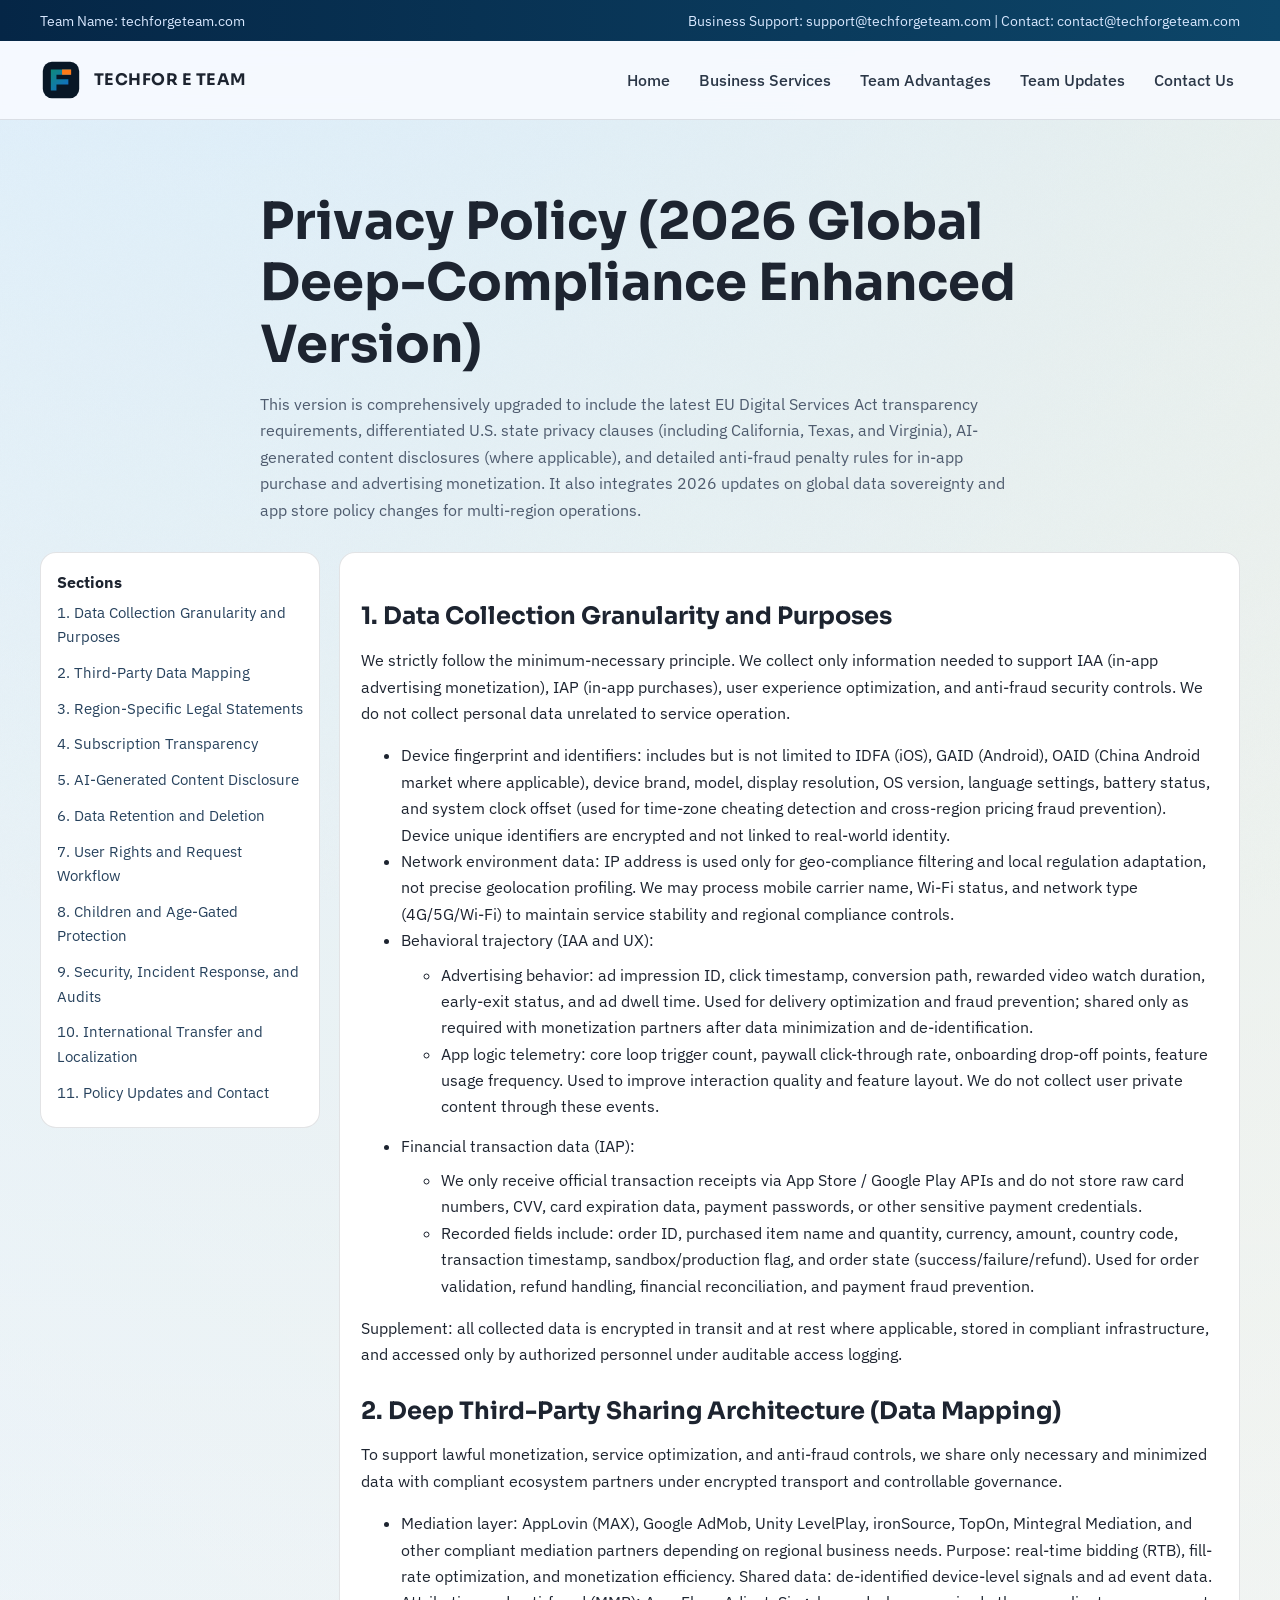
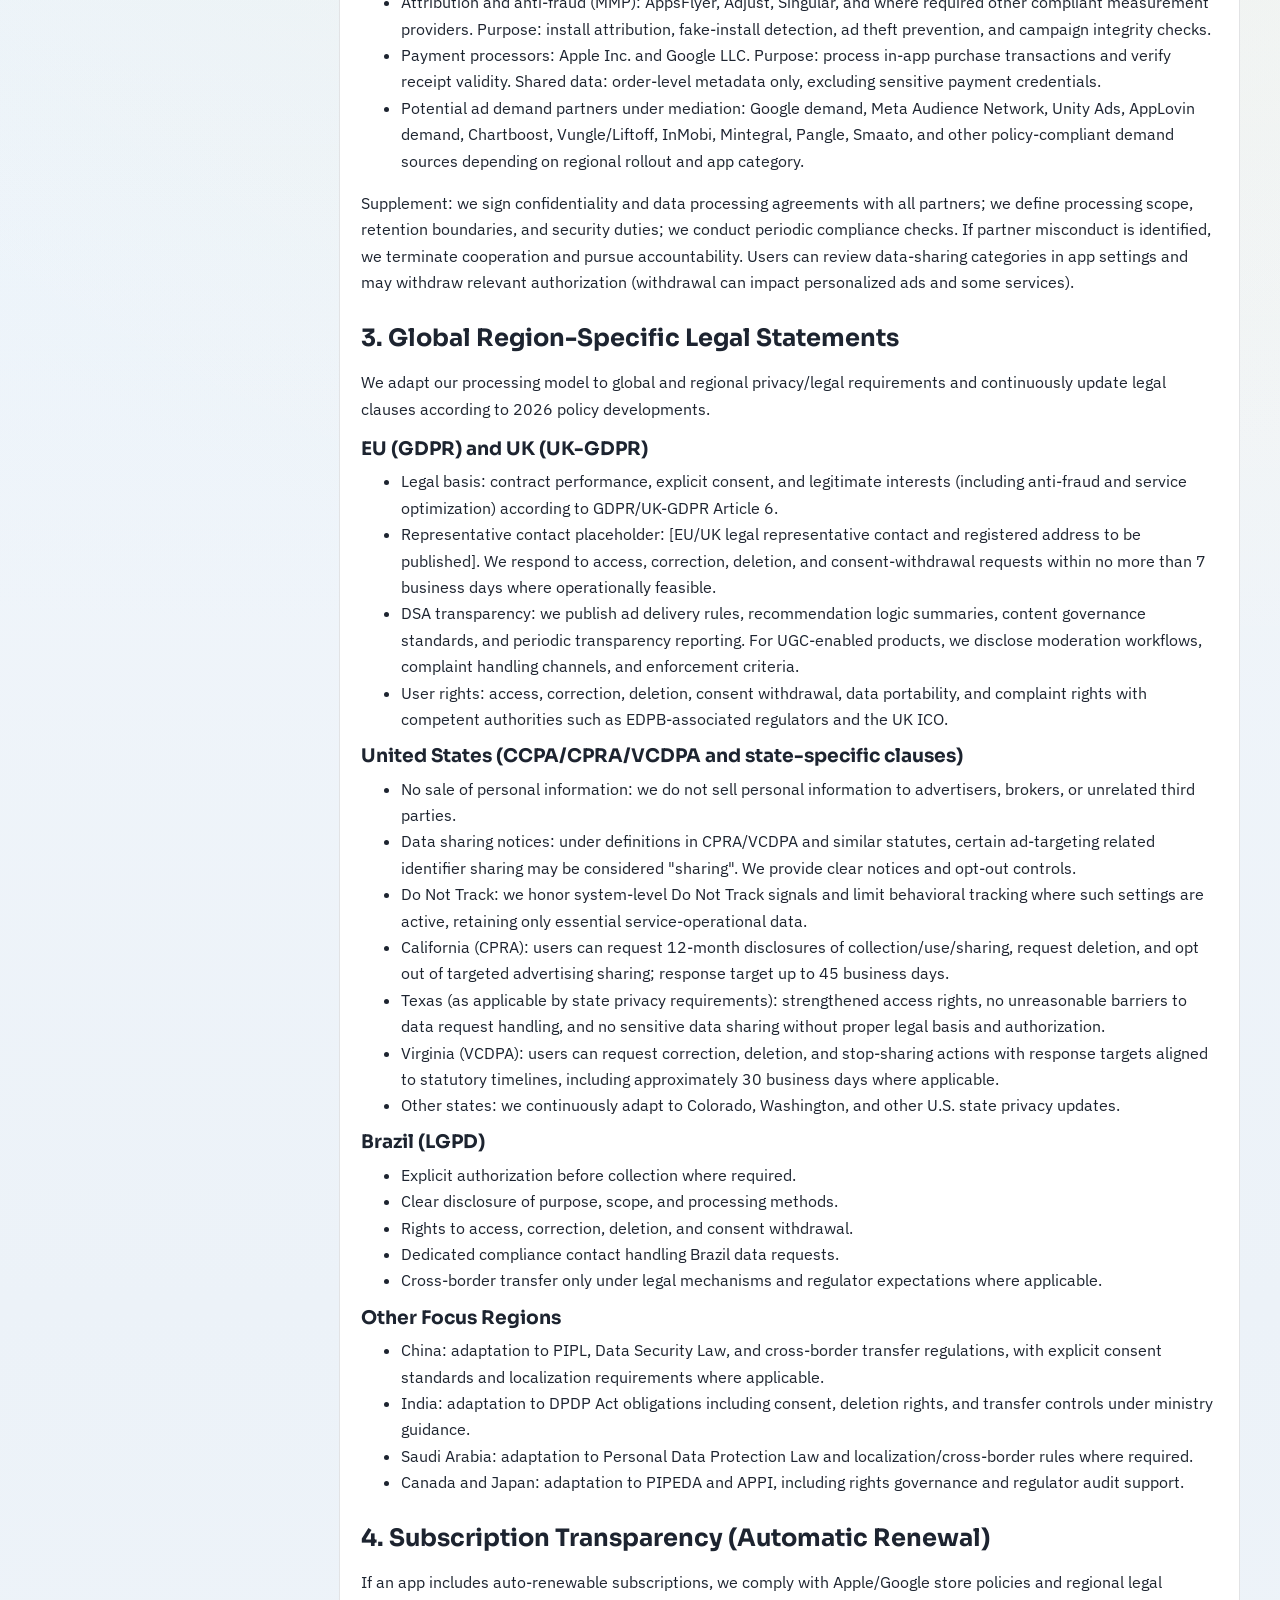
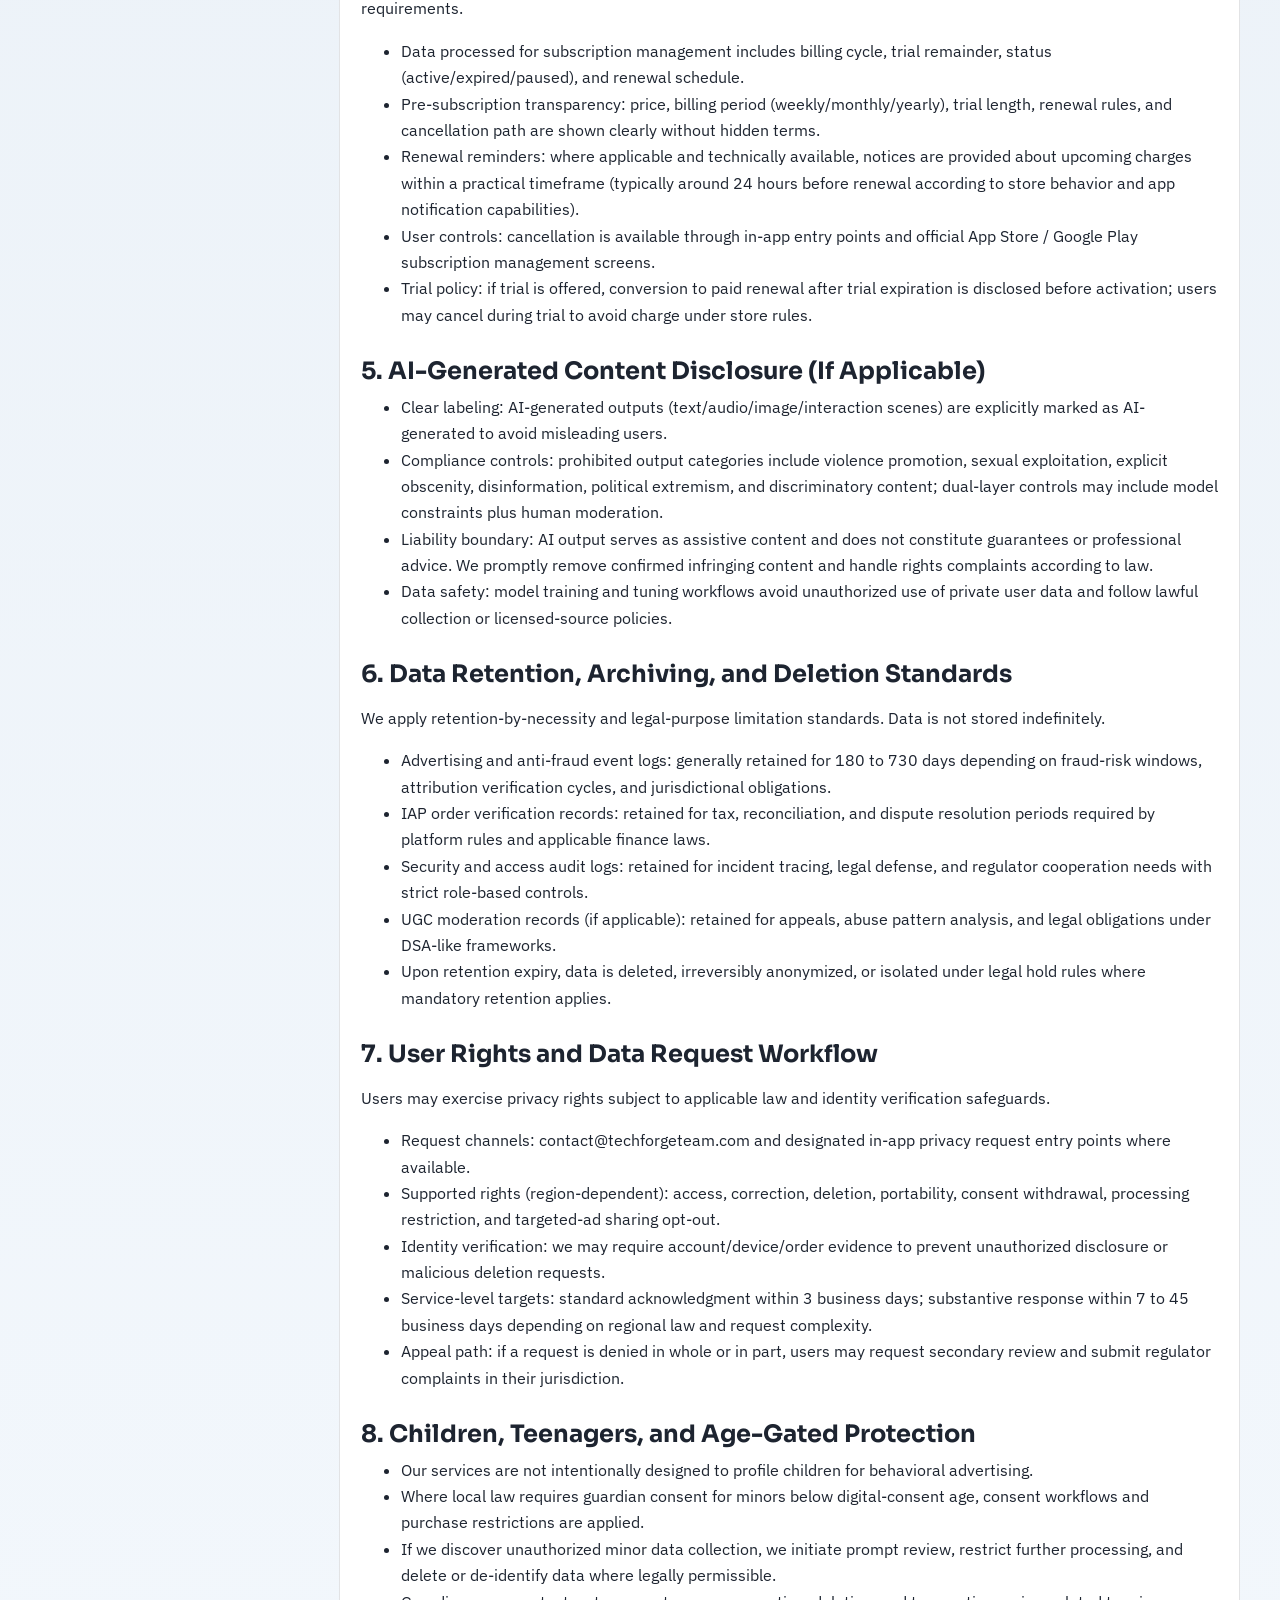
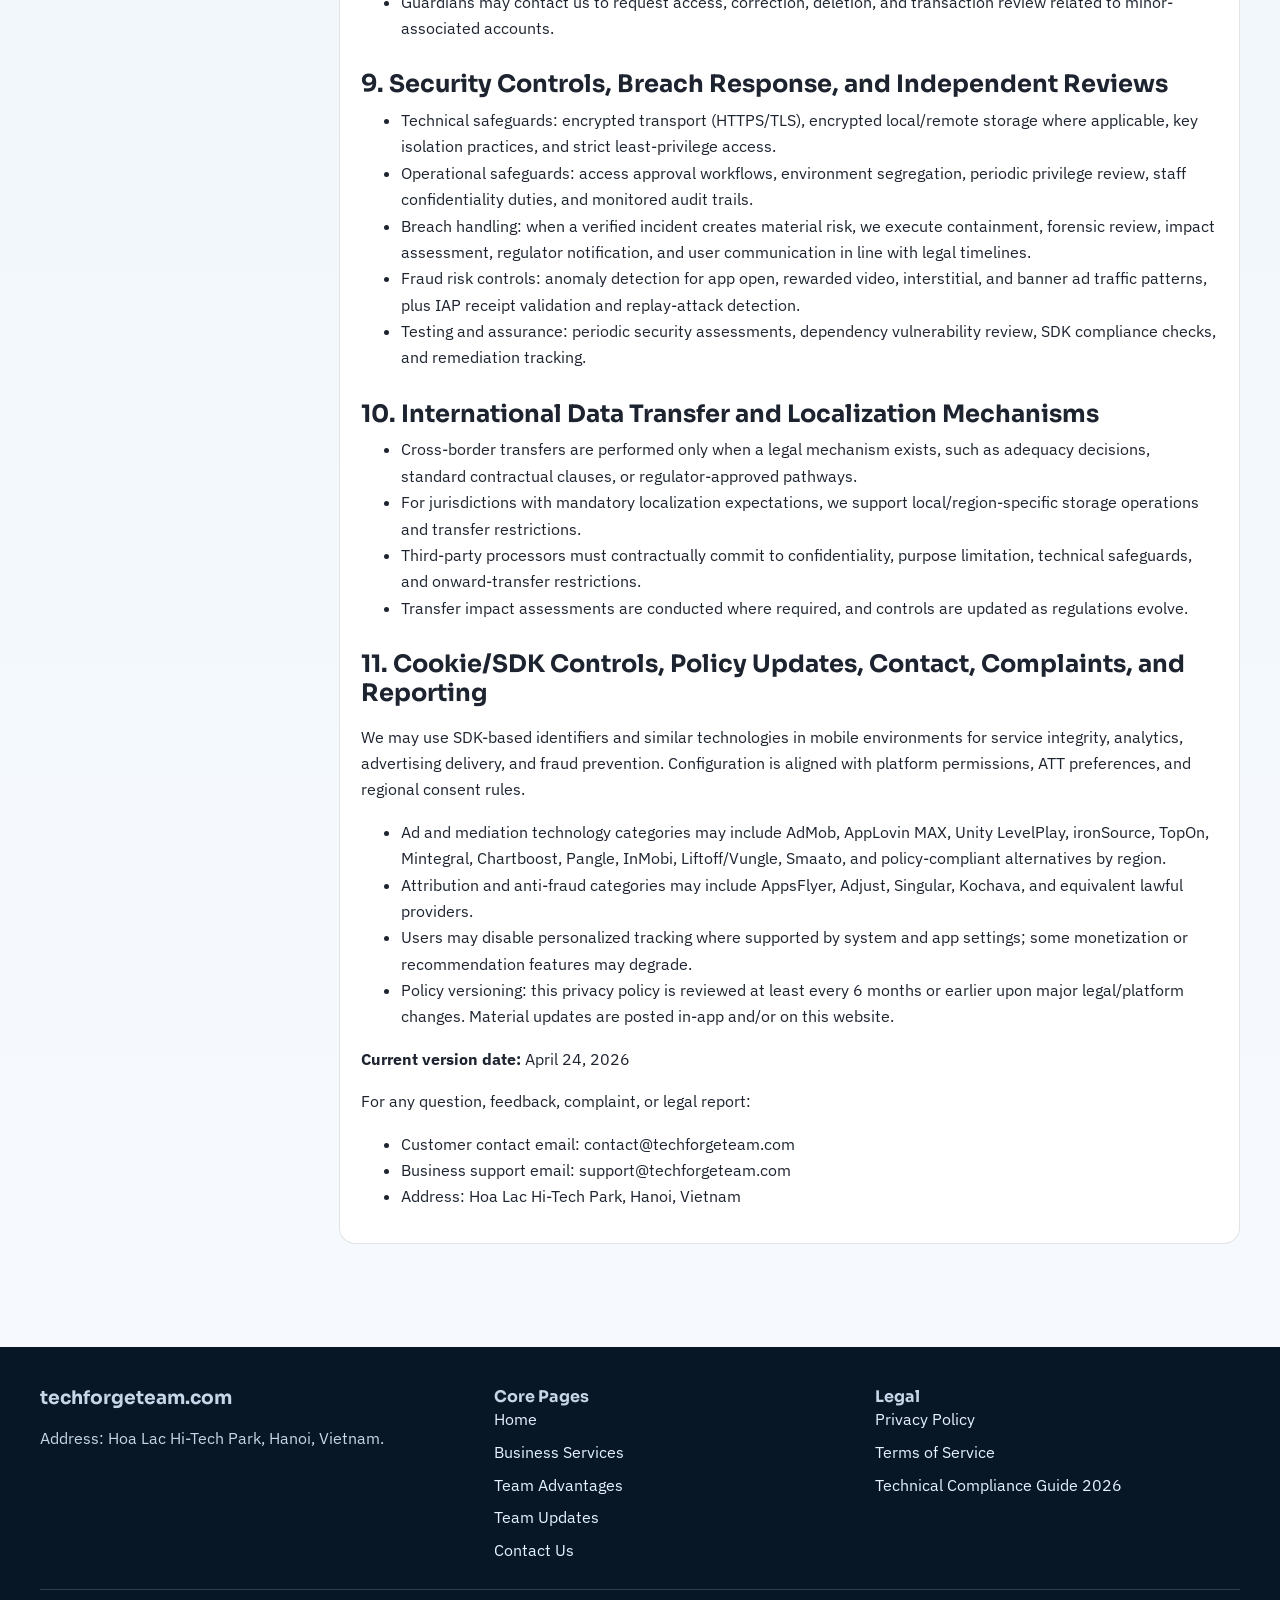
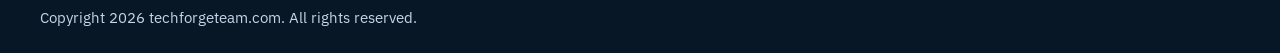
<file: privacy-policy.html>
<!DOCTYPE html>
<html lang="en">
<head>
  <meta charset="UTF-8" />
  <meta name="viewport" content="width=device-width, initial-scale=1.0" />
  <title>Privacy Policy | Techfor e Team</title>
  <meta name="description" content="Techfor e Team Privacy Policy (2026 globally enhanced version) covering data collection granularity, ad/IAP compliance, region-specific legal rights, subscription transparency, and AI-generated content disclosure." />
  <meta name="robots" content="index,follow" />
  <link rel="canonical" href="https://techforgeteam.com/privacy-policy.html" />
  <link rel="stylesheet" href="css/styles.css" />
</head>
<body>
  <div class="noise"></div>
  <div class="topbar"><div class="container"><span>Team Name: techforgeteam.com</span><span>Business Support: support@techforgeteam.com | Contact: contact@techforgeteam.com</span></div></div>
  <header>
    <div class="container nav-wrap">
      <a class="brand" href="index.html"><img src="images/logo.svg" alt="Techfor e Team logo" /><span>TECHFOR E TEAM</span></a>
      <nav class="nav-links" aria-label="Main navigation">
        <a href="index.html">Home</a>
        <a href="services.html">Business Services</a>
        <a href="advantages.html">Team Advantages</a>
        <a href="news.html">Team Updates</a>
        <a href="contact.html">Contact Us</a>
      </nav>
    </div>
  </header>

  <main>
    <section>
      <div class="container section-head reveal">
        <h1>Privacy Policy (2026 Global Deep-Compliance Enhanced Version)</h1>
        <p>This version is comprehensively upgraded to include the latest EU Digital Services Act transparency requirements, differentiated U.S. state privacy clauses (including California, Texas, and Virginia), AI-generated content disclosures (where applicable), and detailed anti-fraud penalty rules for in-app purchase and advertising monetization. It also integrates 2026 updates on global data sovereignty and app store policy changes for multi-region operations.</p>
      </div>
      <div class="container legal-layout">
        <aside class="legal-nav">
          <strong>Sections</strong>
          <a href="#p1">1. Data Collection Granularity and Purposes</a>
          <a href="#p2">2. Third-Party Data Mapping</a>
          <a href="#p3">3. Region-Specific Legal Statements</a>
          <a href="#p4">4. Subscription Transparency</a>
          <a href="#p5">5. AI-Generated Content Disclosure</a>
          <a href="#p6">6. Data Retention and Deletion</a>
          <a href="#p7">7. User Rights and Request Workflow</a>
          <a href="#p8">8. Children and Age-Gated Protection</a>
          <a href="#p9">9. Security, Incident Response, and Audits</a>
          <a href="#p10">10. International Transfer and Localization</a>
          <a href="#p11">11. Policy Updates and Contact</a>
        </aside>
        <article class="legal-content reveal">
          <h2 id="p1">1. Data Collection Granularity and Purposes</h2>
          <p>We strictly follow the minimum-necessary principle. We collect only information needed to support IAA (in-app advertising monetization), IAP (in-app purchases), user experience optimization, and anti-fraud security controls. We do not collect personal data unrelated to service operation.</p>
          <ul>
            <li>Device fingerprint and identifiers: includes but is not limited to IDFA (iOS), GAID (Android), OAID (China Android market where applicable), device brand, model, display resolution, OS version, language settings, battery status, and system clock offset (used for time-zone cheating detection and cross-region pricing fraud prevention). Device unique identifiers are encrypted and not linked to real-world identity.</li>
            <li>Network environment data: IP address is used only for geo-compliance filtering and local regulation adaptation, not precise geolocation profiling. We may process mobile carrier name, Wi-Fi status, and network type (4G/5G/Wi-Fi) to maintain service stability and regional compliance controls.</li>
            <li>Behavioral trajectory (IAA and UX):
              <ul>
                <li>Advertising behavior: ad impression ID, click timestamp, conversion path, rewarded video watch duration, early-exit status, and ad dwell time. Used for delivery optimization and fraud prevention; shared only as required with monetization partners after data minimization and de-identification.</li>
                <li>App logic telemetry: core loop trigger count, paywall click-through rate, onboarding drop-off points, feature usage frequency. Used to improve interaction quality and feature layout. We do not collect user private content through these events.</li>
              </ul>
            </li>
            <li>Financial transaction data (IAP):
              <ul>
                <li>We only receive official transaction receipts via App Store / Google Play APIs and do not store raw card numbers, CVV, card expiration data, payment passwords, or other sensitive payment credentials.</li>
                <li>Recorded fields include: order ID, purchased item name and quantity, currency, amount, country code, transaction timestamp, sandbox/production flag, and order state (success/failure/refund). Used for order validation, refund handling, financial reconciliation, and payment fraud prevention.</li>
              </ul>
            </li>
          </ul>
          <p>Supplement: all collected data is encrypted in transit and at rest where applicable, stored in compliant infrastructure, and accessed only by authorized personnel under auditable access logging.</p>

          <h2 id="p2">2. Deep Third-Party Sharing Architecture (Data Mapping)</h2>
          <p>To support lawful monetization, service optimization, and anti-fraud controls, we share only necessary and minimized data with compliant ecosystem partners under encrypted transport and controllable governance.</p>
          <ul>
            <li>Mediation layer: AppLovin (MAX), Google AdMob, Unity LevelPlay, ironSource, TopOn, Mintegral Mediation, and other compliant mediation partners depending on regional business needs. Purpose: real-time bidding (RTB), fill-rate optimization, and monetization efficiency. Shared data: de-identified device-level signals and ad event data.</li>
            <li>Attribution and anti-fraud (MMP): AppsFlyer, Adjust, Singular, and where required other compliant measurement providers. Purpose: install attribution, fake-install detection, ad theft prevention, and campaign integrity checks.</li>
            <li>Payment processors: Apple Inc. and Google LLC. Purpose: process in-app purchase transactions and verify receipt validity. Shared data: order-level metadata only, excluding sensitive payment credentials.</li>
            <li>Potential ad demand partners under mediation: Google demand, Meta Audience Network, Unity Ads, AppLovin demand, Chartboost, Vungle/Liftoff, InMobi, Mintegral, Pangle, Smaato, and other policy-compliant demand sources depending on regional rollout and app category.</li>
          </ul>
          <p>Supplement: we sign confidentiality and data processing agreements with all partners; we define processing scope, retention boundaries, and security duties; we conduct periodic compliance checks. If partner misconduct is identified, we terminate cooperation and pursue accountability. Users can review data-sharing categories in app settings and may withdraw relevant authorization (withdrawal can impact personalized ads and some services).</p>

          <h2 id="p3">3. Global Region-Specific Legal Statements</h2>
          <p>We adapt our processing model to global and regional privacy/legal requirements and continuously update legal clauses according to 2026 policy developments.</p>
          <h3>EU (GDPR) and UK (UK-GDPR)</h3>
          <ul>
            <li>Legal basis: contract performance, explicit consent, and legitimate interests (including anti-fraud and service optimization) according to GDPR/UK-GDPR Article 6.</li>
            <li>Representative contact placeholder: [EU/UK legal representative contact and registered address to be published]. We respond to access, correction, deletion, and consent-withdrawal requests within no more than 7 business days where operationally feasible.</li>
            <li>DSA transparency: we publish ad delivery rules, recommendation logic summaries, content governance standards, and periodic transparency reporting. For UGC-enabled products, we disclose moderation workflows, complaint handling channels, and enforcement criteria.</li>
            <li>User rights: access, correction, deletion, consent withdrawal, data portability, and complaint rights with competent authorities such as EDPB-associated regulators and the UK ICO.</li>
          </ul>
          <h3>United States (CCPA/CPRA/VCDPA and state-specific clauses)</h3>
          <ul>
            <li>No sale of personal information: we do not sell personal information to advertisers, brokers, or unrelated third parties.</li>
            <li>Data sharing notices: under definitions in CPRA/VCDPA and similar statutes, certain ad-targeting related identifier sharing may be considered "sharing". We provide clear notices and opt-out controls.</li>
            <li>Do Not Track: we honor system-level Do Not Track signals and limit behavioral tracking where such settings are active, retaining only essential service-operational data.</li>
            <li>California (CPRA): users can request 12-month disclosures of collection/use/sharing, request deletion, and opt out of targeted advertising sharing; response target up to 45 business days.</li>
            <li>Texas (as applicable by state privacy requirements): strengthened access rights, no unreasonable barriers to data request handling, and no sensitive data sharing without proper legal basis and authorization.</li>
            <li>Virginia (VCDPA): users can request correction, deletion, and stop-sharing actions with response targets aligned to statutory timelines, including approximately 30 business days where applicable.</li>
            <li>Other states: we continuously adapt to Colorado, Washington, and other U.S. state privacy updates.</li>
          </ul>
          <h3>Brazil (LGPD)</h3>
          <ul>
            <li>Explicit authorization before collection where required.</li>
            <li>Clear disclosure of purpose, scope, and processing methods.</li>
            <li>Rights to access, correction, deletion, and consent withdrawal.</li>
            <li>Dedicated compliance contact handling Brazil data requests.</li>
            <li>Cross-border transfer only under legal mechanisms and regulator expectations where applicable.</li>
          </ul>
          <h3>Other Focus Regions</h3>
          <ul>
            <li>China: adaptation to PIPL, Data Security Law, and cross-border transfer regulations, with explicit consent standards and localization requirements where applicable.</li>
            <li>India: adaptation to DPDP Act obligations including consent, deletion rights, and transfer controls under ministry guidance.</li>
            <li>Saudi Arabia: adaptation to Personal Data Protection Law and localization/cross-border rules where required.</li>
            <li>Canada and Japan: adaptation to PIPEDA and APPI, including rights governance and regulator audit support.</li>
          </ul>

          <h2 id="p4">4. Subscription Transparency (Automatic Renewal)</h2>
          <p>If an app includes auto-renewable subscriptions, we comply with Apple/Google store policies and regional legal requirements.</p>
          <ul>
            <li>Data processed for subscription management includes billing cycle, trial remainder, status (active/expired/paused), and renewal schedule.</li>
            <li>Pre-subscription transparency: price, billing period (weekly/monthly/yearly), trial length, renewal rules, and cancellation path are shown clearly without hidden terms.</li>
            <li>Renewal reminders: where applicable and technically available, notices are provided about upcoming charges within a practical timeframe (typically around 24 hours before renewal according to store behavior and app notification capabilities).</li>
            <li>User controls: cancellation is available through in-app entry points and official App Store / Google Play subscription management screens.</li>
            <li>Trial policy: if trial is offered, conversion to paid renewal after trial expiration is disclosed before activation; users may cancel during trial to avoid charge under store rules.</li>
          </ul>

          <h2 id="p5">5. AI-Generated Content Disclosure (If Applicable)</h2>
          <ul>
            <li>Clear labeling: AI-generated outputs (text/audio/image/interaction scenes) are explicitly marked as AI-generated to avoid misleading users.</li>
            <li>Compliance controls: prohibited output categories include violence promotion, sexual exploitation, explicit obscenity, disinformation, political extremism, and discriminatory content; dual-layer controls may include model constraints plus human moderation.</li>
            <li>Liability boundary: AI output serves as assistive content and does not constitute guarantees or professional advice. We promptly remove confirmed infringing content and handle rights complaints according to law.</li>
            <li>Data safety: model training and tuning workflows avoid unauthorized use of private user data and follow lawful collection or licensed-source policies.</li>
          </ul>

          <h2 id="p6">6. Data Retention, Archiving, and Deletion Standards</h2>
          <p>We apply retention-by-necessity and legal-purpose limitation standards. Data is not stored indefinitely.</p>
          <ul>
            <li>Advertising and anti-fraud event logs: generally retained for 180 to 730 days depending on fraud-risk windows, attribution verification cycles, and jurisdictional obligations.</li>
            <li>IAP order verification records: retained for tax, reconciliation, and dispute resolution periods required by platform rules and applicable finance laws.</li>
            <li>Security and access audit logs: retained for incident tracing, legal defense, and regulator cooperation needs with strict role-based controls.</li>
            <li>UGC moderation records (if applicable): retained for appeals, abuse pattern analysis, and legal obligations under DSA-like frameworks.</li>
            <li>Upon retention expiry, data is deleted, irreversibly anonymized, or isolated under legal hold rules where mandatory retention applies.</li>
          </ul>

          <h2 id="p7">7. User Rights and Data Request Workflow</h2>
          <p>Users may exercise privacy rights subject to applicable law and identity verification safeguards.</p>
          <ul>
            <li>Request channels: <a href="mailto:contact@techforgeteam.com">contact@techforgeteam.com</a> and designated in-app privacy request entry points where available.</li>
            <li>Supported rights (region-dependent): access, correction, deletion, portability, consent withdrawal, processing restriction, and targeted-ad sharing opt-out.</li>
            <li>Identity verification: we may require account/device/order evidence to prevent unauthorized disclosure or malicious deletion requests.</li>
            <li>Service-level targets: standard acknowledgment within 3 business days; substantive response within 7 to 45 business days depending on regional law and request complexity.</li>
            <li>Appeal path: if a request is denied in whole or in part, users may request secondary review and submit regulator complaints in their jurisdiction.</li>
          </ul>

          <h2 id="p8">8. Children, Teenagers, and Age-Gated Protection</h2>
          <ul>
            <li>Our services are not intentionally designed to profile children for behavioral advertising.</li>
            <li>Where local law requires guardian consent for minors below digital-consent age, consent workflows and purchase restrictions are applied.</li>
            <li>If we discover unauthorized minor data collection, we initiate prompt review, restrict further processing, and delete or de-identify data where legally permissible.</li>
            <li>Guardians may contact us to request access, correction, deletion, and transaction review related to minor-associated accounts.</li>
          </ul>

          <h2 id="p9">9. Security Controls, Breach Response, and Independent Reviews</h2>
          <ul>
            <li>Technical safeguards: encrypted transport (HTTPS/TLS), encrypted local/remote storage where applicable, key isolation practices, and strict least-privilege access.</li>
            <li>Operational safeguards: access approval workflows, environment segregation, periodic privilege review, staff confidentiality duties, and monitored audit trails.</li>
            <li>Breach handling: when a verified incident creates material risk, we execute containment, forensic review, impact assessment, regulator notification, and user communication in line with legal timelines.</li>
            <li>Fraud risk controls: anomaly detection for app open, rewarded video, interstitial, and banner ad traffic patterns, plus IAP receipt validation and replay-attack detection.</li>
            <li>Testing and assurance: periodic security assessments, dependency vulnerability review, SDK compliance checks, and remediation tracking.</li>
          </ul>

          <h2 id="p10">10. International Data Transfer and Localization Mechanisms</h2>
          <ul>
            <li>Cross-border transfers are performed only when a legal mechanism exists, such as adequacy decisions, standard contractual clauses, or regulator-approved pathways.</li>
            <li>For jurisdictions with mandatory localization expectations, we support local/region-specific storage operations and transfer restrictions.</li>
            <li>Third-party processors must contractually commit to confidentiality, purpose limitation, technical safeguards, and onward-transfer restrictions.</li>
            <li>Transfer impact assessments are conducted where required, and controls are updated as regulations evolve.</li>
          </ul>

          <h2 id="p11">11. Cookie/SDK Controls, Policy Updates, Contact, Complaints, and Reporting</h2>
          <p>We may use SDK-based identifiers and similar technologies in mobile environments for service integrity, analytics, advertising delivery, and fraud prevention. Configuration is aligned with platform permissions, ATT preferences, and regional consent rules.</p>
          <ul>
            <li>Ad and mediation technology categories may include AdMob, AppLovin MAX, Unity LevelPlay, ironSource, TopOn, Mintegral, Chartboost, Pangle, InMobi, Liftoff/Vungle, Smaato, and policy-compliant alternatives by region.</li>
            <li>Attribution and anti-fraud categories may include AppsFlyer, Adjust, Singular, Kochava, and equivalent lawful providers.</li>
            <li>Users may disable personalized tracking where supported by system and app settings; some monetization or recommendation features may degrade.</li>
            <li>Policy versioning: this privacy policy is reviewed at least every 6 months or earlier upon major legal/platform changes. Material updates are posted in-app and/or on this website.</li>
          </ul>
          <p><strong>Current version date:</strong> April 24, 2026</p>
          <p>For any question, feedback, complaint, or legal report:</p>
          <ul>
            <li>Customer contact email: <a href="mailto:contact@techforgeteam.com">contact@techforgeteam.com</a></li>
            <li>Business support email: <a href="mailto:support@techforgeteam.com">support@techforgeteam.com</a></li>
            <li>Address: Hoa Lac Hi-Tech Park, Hanoi, Vietnam</li>
          </ul>
        </article>
      </div>
    </section>
  </main>

  <footer class="footer">
    <div class="container footer-grid">
      <div><h3>techforgeteam.com</h3><p>Address: Hoa Lac Hi-Tech Park, Hanoi, Vietnam.</p></div>
      <div><h4>Core Pages</h4><ul><li><a href="index.html">Home</a></li><li><a href="services.html">Business Services</a></li><li><a href="advantages.html">Team Advantages</a></li><li><a href="news.html">Team Updates</a></li><li><a href="contact.html">Contact Us</a></li></ul></div>
      <div><h4>Legal</h4><ul><li><a href="privacy-policy.html">Privacy Policy</a></li><li><a href="terms-of-service.html">Terms of Service</a></li><li><a href="compliance-guide.html">Technical Compliance Guide 2026</a></li></ul></div>
    </div>
    <div class="container copyright">Copyright <span data-year></span> techforgeteam.com. All rights reserved.</div>
  </footer>
  <script src="js/main.js" defer></script>
</body>
</html>
</file>
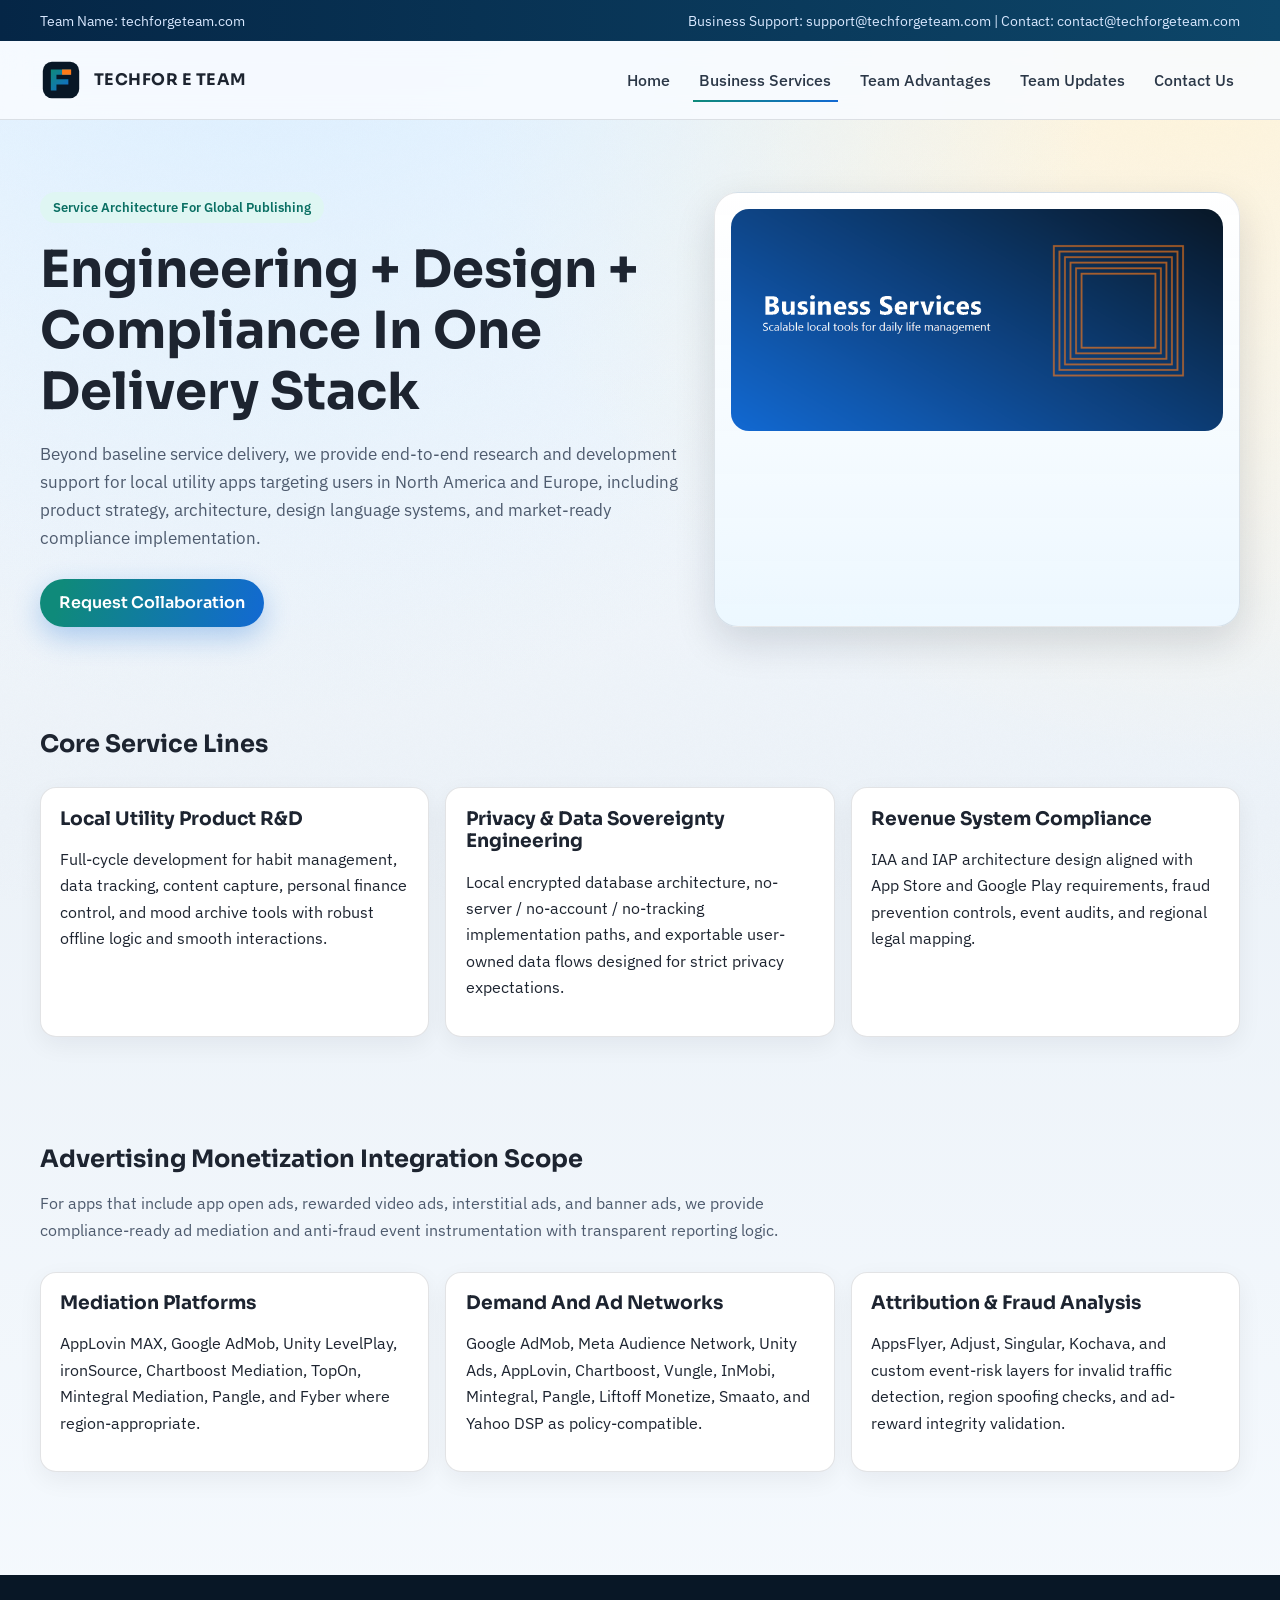
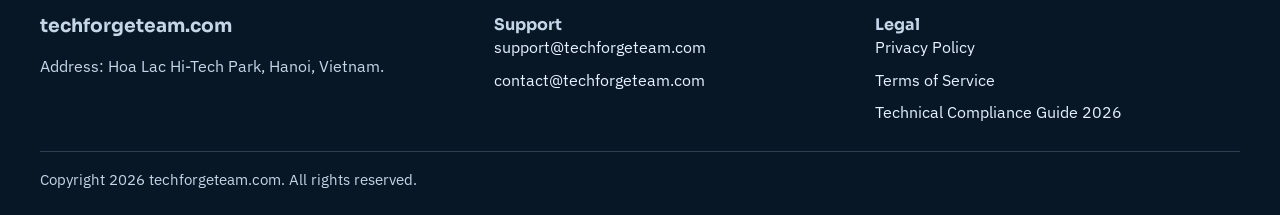
<file: services.html>
<!DOCTYPE html>
<html lang="en">
<head>
  <meta charset="UTF-8" />
  <meta name="viewport" content="width=device-width, initial-scale=1.0" />
  <title>Business Services | Techfor e Team</title>
  <meta name="description" content="Business services by Techfor e Team: local-first app R&D, privacy engineering, ad monetization compliance, in-app purchase architecture, and UX-focused optimization." />
  <meta name="robots" content="index,follow,max-image-preview:large" />
  <link rel="canonical" href="https://techforgeteam.com/services.html" />
  <link rel="stylesheet" href="css/styles.css" />
</head>
<body>
  <div class="noise"></div>
  <div class="topbar">
    <div class="container">
      <span>Team Name: techforgeteam.com</span>
      <span>Business Support: support@techforgeteam.com | Contact: contact@techforgeteam.com</span>
    </div>
  </div>
  <header>
    <div class="container nav-wrap">
      <a class="brand" href="index.html"><img src="images/logo.svg" alt="Techfor e Team logo" /><span>TECHFOR E TEAM</span></a>
      <nav class="nav-links" aria-label="Main navigation">
        <a href="index.html">Home</a>
        <a class="active" href="services.html">Business Services</a>
        <a href="advantages.html">Team Advantages</a>
        <a href="news.html">Team Updates</a>
        <a href="contact.html">Contact Us</a>
      </nav>
    </div>
  </header>

  <main>
    <section class="hero">
      <div class="container hero-grid">
        <div class="reveal">
          <span class="eyebrow">Service Architecture For Global Publishing</span>
          <h1>Engineering + Design + Compliance In One Delivery Stack</h1>
          <p class="lead">Beyond baseline service delivery, we provide end-to-end research and development support for local utility apps targeting users in North America and Europe, including product strategy, architecture, design language systems, and market-ready compliance implementation.</p>
          <div class="hero-actions">
            <a class="btn btn-primary" href="contact.html">Request Collaboration</a>
          </div>
        </div>
        <aside class="hero-card reveal">
          <img src="images/services-banner.png" alt="Business service visual by Techfor e Team" />
        </aside>
      </div>
    </section>

    <section>
      <div class="container">
        <div class="section-head reveal">
          <h2>Core Service Lines</h2>
        </div>
        <div class="cards">
          <article class="card reveal"><h3>Local Utility Product R&amp;D</h3><p>Full-cycle development for habit management, data tracking, content capture, personal finance control, and mood archive tools with robust offline logic and smooth interactions.</p></article>
          <article class="card reveal"><h3>Privacy &amp; Data Sovereignty Engineering</h3><p>Local encrypted database architecture, no-server / no-account / no-tracking implementation paths, and exportable user-owned data flows designed for strict privacy expectations.</p></article>
          <article class="card reveal"><h3>Revenue System Compliance</h3><p>IAA and IAP architecture design aligned with App Store and Google Play requirements, fraud prevention controls, event audits, and regional legal mapping.</p></article>
        </div>
      </div>
    </section>

    <section>
      <div class="container">
        <div class="section-head reveal">
          <h2>Advertising Monetization Integration Scope</h2>
          <p>For apps that include app open ads, rewarded video ads, interstitial ads, and banner ads, we provide compliance-ready ad mediation and anti-fraud event instrumentation with transparent reporting logic.</p>
        </div>
        <div class="cards">
          <article class="card reveal"><h3>Mediation Platforms</h3><p>AppLovin MAX, Google AdMob, Unity LevelPlay, ironSource, Chartboost Mediation, TopOn, Mintegral Mediation, Pangle, and Fyber where region-appropriate.</p></article>
          <article class="card reveal"><h3>Demand And Ad Networks</h3><p>Google AdMob, Meta Audience Network, Unity Ads, AppLovin, Chartboost, Vungle, InMobi, Mintegral, Pangle, Liftoff Monetize, Smaato, and Yahoo DSP as policy-compatible.</p></article>
          <article class="card reveal"><h3>Attribution &amp; Fraud Analysis</h3><p>AppsFlyer, Adjust, Singular, Kochava, and custom event-risk layers for invalid traffic detection, region spoofing checks, and ad-reward integrity validation.</p></article>
        </div>
      </div>
    </section>
  </main>

  <footer class="footer">
    <div class="container footer-grid">
      <div><h3>techforgeteam.com</h3><p>Address: Hoa Lac Hi-Tech Park, Hanoi, Vietnam.</p></div>
      <div><h4>Support</h4><ul><li><a href="mailto:support@techforgeteam.com">support@techforgeteam.com</a></li><li><a href="mailto:contact@techforgeteam.com">contact@techforgeteam.com</a></li></ul></div>
      <div><h4>Legal</h4><ul><li><a href="privacy-policy.html">Privacy Policy</a></li><li><a href="terms-of-service.html">Terms of Service</a></li><li><a href="compliance-guide.html">Technical Compliance Guide 2026</a></li></ul></div>
    </div>
    <div class="container copyright">Copyright <span data-year></span> techforgeteam.com. All rights reserved.</div>
  </footer>
  <script src="js/main.js" defer></script>
</body>
</html>
</file>
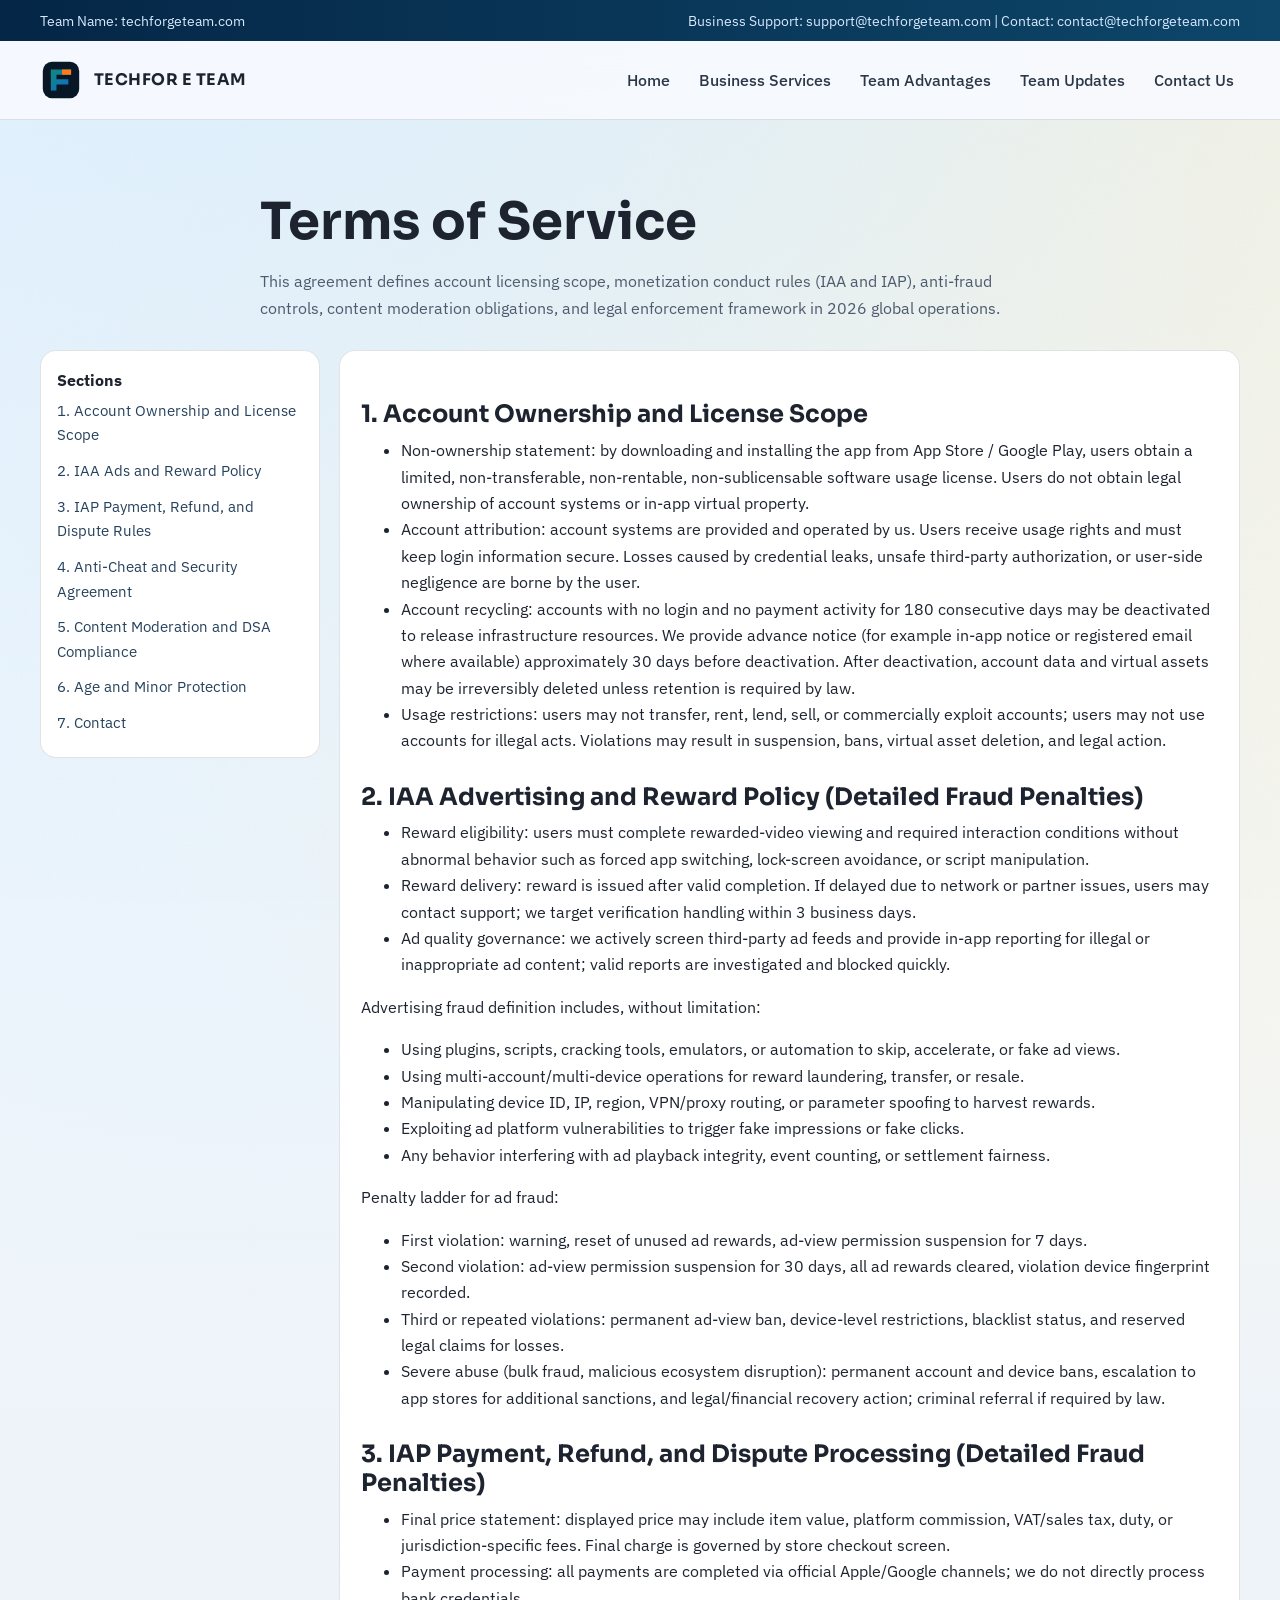
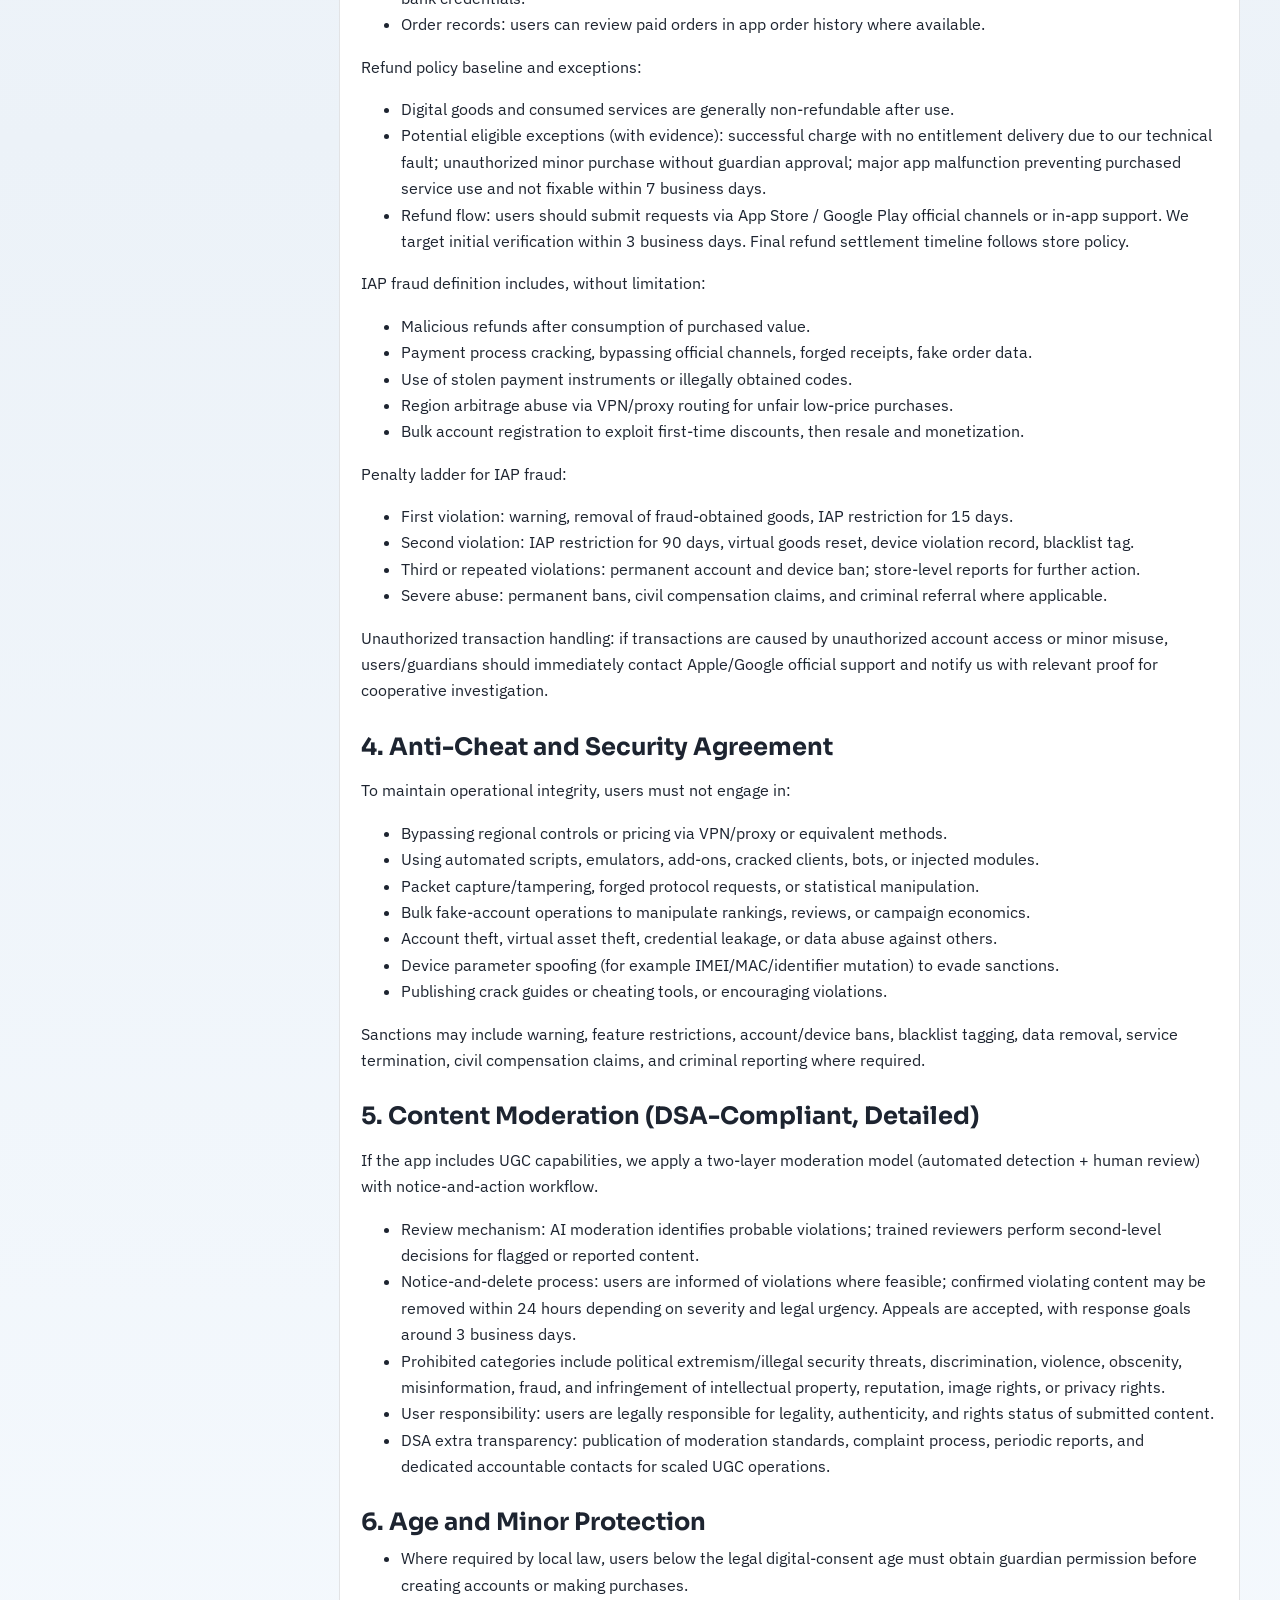
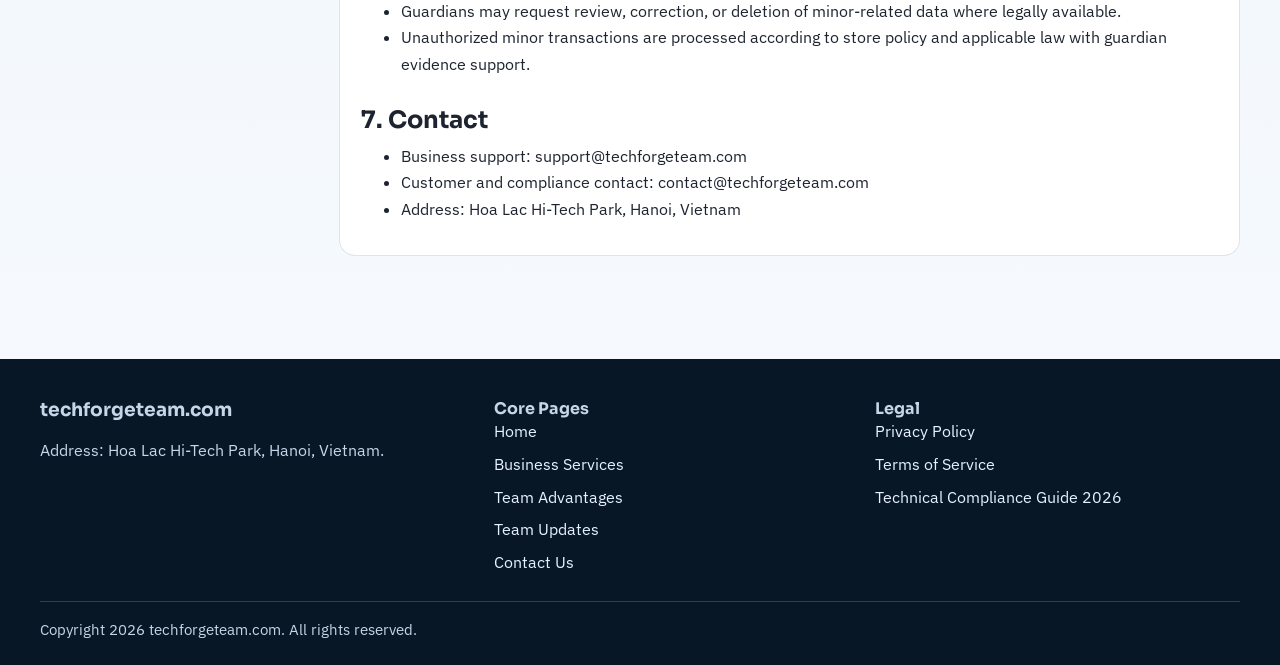
<file: terms-of-service.html>
<!DOCTYPE html>
<html lang="en">
<head>
  <meta charset="UTF-8" />
  <meta name="viewport" content="width=device-width, initial-scale=1.0" />
  <title>Terms of Service | Techfor e Team</title>
  <meta name="description" content="Terms of Service of Techfor e Team including account licensing scope, ad reward rules, IAP refunds, anti-cheat protocol, DSA moderation duties, and enforcement standards." />
  <meta name="robots" content="index,follow" />
  <link rel="canonical" href="https://techforgeteam.com/terms-of-service.html" />
  <link rel="stylesheet" href="css/styles.css" />
</head>
<body>
  <div class="noise"></div>
  <div class="topbar"><div class="container"><span>Team Name: techforgeteam.com</span><span>Business Support: support@techforgeteam.com | Contact: contact@techforgeteam.com</span></div></div>
  <header>
    <div class="container nav-wrap">
      <a class="brand" href="index.html"><img src="images/logo.svg" alt="Techfor e Team logo" /><span>TECHFOR E TEAM</span></a>
      <nav class="nav-links" aria-label="Main navigation">
        <a href="index.html">Home</a>
        <a href="services.html">Business Services</a>
        <a href="advantages.html">Team Advantages</a>
        <a href="news.html">Team Updates</a>
        <a href="contact.html">Contact Us</a>
      </nav>
    </div>
  </header>

  <main>
    <section>
      <div class="container section-head reveal">
        <h1>Terms of Service</h1>
        <p>This agreement defines account licensing scope, monetization conduct rules (IAA and IAP), anti-fraud controls, content moderation obligations, and legal enforcement framework in 2026 global operations.</p>
      </div>
      <div class="container legal-layout">
        <aside class="legal-nav">
          <strong>Sections</strong>
          <a href="#t1">1. Account Ownership and License Scope</a>
          <a href="#t2">2. IAA Ads and Reward Policy</a>
          <a href="#t3">3. IAP Payment, Refund, and Dispute Rules</a>
          <a href="#t4">4. Anti-Cheat and Security Agreement</a>
          <a href="#t5">5. Content Moderation and DSA Compliance</a>
          <a href="#t6">6. Age and Minor Protection</a>
          <a href="#t7">7. Contact</a>
        </aside>
        <article class="legal-content reveal">
          <h2 id="t1">1. Account Ownership and License Scope</h2>
          <ul>
            <li>Non-ownership statement: by downloading and installing the app from App Store / Google Play, users obtain a limited, non-transferable, non-rentable, non-sublicensable software usage license. Users do not obtain legal ownership of account systems or in-app virtual property.</li>
            <li>Account attribution: account systems are provided and operated by us. Users receive usage rights and must keep login information secure. Losses caused by credential leaks, unsafe third-party authorization, or user-side negligence are borne by the user.</li>
            <li>Account recycling: accounts with no login and no payment activity for 180 consecutive days may be deactivated to release infrastructure resources. We provide advance notice (for example in-app notice or registered email where available) approximately 30 days before deactivation. After deactivation, account data and virtual assets may be irreversibly deleted unless retention is required by law.</li>
            <li>Usage restrictions: users may not transfer, rent, lend, sell, or commercially exploit accounts; users may not use accounts for illegal acts. Violations may result in suspension, bans, virtual asset deletion, and legal action.</li>
          </ul>

          <h2 id="t2">2. IAA Advertising and Reward Policy (Detailed Fraud Penalties)</h2>
          <ul>
            <li>Reward eligibility: users must complete rewarded-video viewing and required interaction conditions without abnormal behavior such as forced app switching, lock-screen avoidance, or script manipulation.</li>
            <li>Reward delivery: reward is issued after valid completion. If delayed due to network or partner issues, users may contact support; we target verification handling within 3 business days.</li>
            <li>Ad quality governance: we actively screen third-party ad feeds and provide in-app reporting for illegal or inappropriate ad content; valid reports are investigated and blocked quickly.</li>
          </ul>
          <p>Advertising fraud definition includes, without limitation:</p>
          <ul>
            <li>Using plugins, scripts, cracking tools, emulators, or automation to skip, accelerate, or fake ad views.</li>
            <li>Using multi-account/multi-device operations for reward laundering, transfer, or resale.</li>
            <li>Manipulating device ID, IP, region, VPN/proxy routing, or parameter spoofing to harvest rewards.</li>
            <li>Exploiting ad platform vulnerabilities to trigger fake impressions or fake clicks.</li>
            <li>Any behavior interfering with ad playback integrity, event counting, or settlement fairness.</li>
          </ul>
          <p>Penalty ladder for ad fraud:</p>
          <ul>
            <li>First violation: warning, reset of unused ad rewards, ad-view permission suspension for 7 days.</li>
            <li>Second violation: ad-view permission suspension for 30 days, all ad rewards cleared, violation device fingerprint recorded.</li>
            <li>Third or repeated violations: permanent ad-view ban, device-level restrictions, blacklist status, and reserved legal claims for losses.</li>
            <li>Severe abuse (bulk fraud, malicious ecosystem disruption): permanent account and device bans, escalation to app stores for additional sanctions, and legal/financial recovery action; criminal referral if required by law.</li>
          </ul>

          <h2 id="t3">3. IAP Payment, Refund, and Dispute Processing (Detailed Fraud Penalties)</h2>
          <ul>
            <li>Final price statement: displayed price may include item value, platform commission, VAT/sales tax, duty, or jurisdiction-specific fees. Final charge is governed by store checkout screen.</li>
            <li>Payment processing: all payments are completed via official Apple/Google channels; we do not directly process bank credentials.</li>
            <li>Order records: users can review paid orders in app order history where available.</li>
          </ul>
          <p>Refund policy baseline and exceptions:</p>
          <ul>
            <li>Digital goods and consumed services are generally non-refundable after use.</li>
            <li>Potential eligible exceptions (with evidence): successful charge with no entitlement delivery due to our technical fault; unauthorized minor purchase without guardian approval; major app malfunction preventing purchased service use and not fixable within 7 business days.</li>
            <li>Refund flow: users should submit requests via App Store / Google Play official channels or in-app support. We target initial verification within 3 business days. Final refund settlement timeline follows store policy.</li>
          </ul>
          <p>IAP fraud definition includes, without limitation:</p>
          <ul>
            <li>Malicious refunds after consumption of purchased value.</li>
            <li>Payment process cracking, bypassing official channels, forged receipts, fake order data.</li>
            <li>Use of stolen payment instruments or illegally obtained codes.</li>
            <li>Region arbitrage abuse via VPN/proxy routing for unfair low-price purchases.</li>
            <li>Bulk account registration to exploit first-time discounts, then resale and monetization.</li>
          </ul>
          <p>Penalty ladder for IAP fraud:</p>
          <ul>
            <li>First violation: warning, removal of fraud-obtained goods, IAP restriction for 15 days.</li>
            <li>Second violation: IAP restriction for 90 days, virtual goods reset, device violation record, blacklist tag.</li>
            <li>Third or repeated violations: permanent account and device ban; store-level reports for further action.</li>
            <li>Severe abuse: permanent bans, civil compensation claims, and criminal referral where applicable.</li>
          </ul>
          <p>Unauthorized transaction handling: if transactions are caused by unauthorized account access or minor misuse, users/guardians should immediately contact Apple/Google official support and notify us with relevant proof for cooperative investigation.</p>

          <h2 id="t4">4. Anti-Cheat and Security Agreement</h2>
          <p>To maintain operational integrity, users must not engage in:</p>
          <ul>
            <li>Bypassing regional controls or pricing via VPN/proxy or equivalent methods.</li>
            <li>Using automated scripts, emulators, add-ons, cracked clients, bots, or injected modules.</li>
            <li>Packet capture/tampering, forged protocol requests, or statistical manipulation.</li>
            <li>Bulk fake-account operations to manipulate rankings, reviews, or campaign economics.</li>
            <li>Account theft, virtual asset theft, credential leakage, or data abuse against others.</li>
            <li>Device parameter spoofing (for example IMEI/MAC/identifier mutation) to evade sanctions.</li>
            <li>Publishing crack guides or cheating tools, or encouraging violations.</li>
          </ul>
          <p>Sanctions may include warning, feature restrictions, account/device bans, blacklist tagging, data removal, service termination, civil compensation claims, and criminal reporting where required.</p>

          <h2 id="t5">5. Content Moderation (DSA-Compliant, Detailed)</h2>
          <p>If the app includes UGC capabilities, we apply a two-layer moderation model (automated detection + human review) with notice-and-action workflow.</p>
          <ul>
            <li>Review mechanism: AI moderation identifies probable violations; trained reviewers perform second-level decisions for flagged or reported content.</li>
            <li>Notice-and-delete process: users are informed of violations where feasible; confirmed violating content may be removed within 24 hours depending on severity and legal urgency. Appeals are accepted, with response goals around 3 business days.</li>
            <li>Prohibited categories include political extremism/illegal security threats, discrimination, violence, obscenity, misinformation, fraud, and infringement of intellectual property, reputation, image rights, or privacy rights.</li>
            <li>User responsibility: users are legally responsible for legality, authenticity, and rights status of submitted content.</li>
            <li>DSA extra transparency: publication of moderation standards, complaint process, periodic reports, and dedicated accountable contacts for scaled UGC operations.</li>
          </ul>

          <h2 id="t6">6. Age and Minor Protection</h2>
          <ul>
            <li>Where required by local law, users below the legal digital-consent age must obtain guardian permission before creating accounts or making purchases.</li>
            <li>Guardians may request review, correction, or deletion of minor-related data where legally available.</li>
            <li>Unauthorized minor transactions are processed according to store policy and applicable law with guardian evidence support.</li>
          </ul>

          <h2 id="t7">7. Contact</h2>
          <ul>
            <li>Business support: <a href="mailto:support@techforgeteam.com">support@techforgeteam.com</a></li>
            <li>Customer and compliance contact: <a href="mailto:contact@techforgeteam.com">contact@techforgeteam.com</a></li>
            <li>Address: Hoa Lac Hi-Tech Park, Hanoi, Vietnam</li>
          </ul>
        </article>
      </div>
    </section>
  </main>

  <footer class="footer">
    <div class="container footer-grid">
      <div><h3>techforgeteam.com</h3><p>Address: Hoa Lac Hi-Tech Park, Hanoi, Vietnam.</p></div>
      <div><h4>Core Pages</h4><ul><li><a href="index.html">Home</a></li><li><a href="services.html">Business Services</a></li><li><a href="advantages.html">Team Advantages</a></li><li><a href="news.html">Team Updates</a></li><li><a href="contact.html">Contact Us</a></li></ul></div>
      <div><h4>Legal</h4><ul><li><a href="privacy-policy.html">Privacy Policy</a></li><li><a href="terms-of-service.html">Terms of Service</a></li><li><a href="compliance-guide.html">Technical Compliance Guide 2026</a></li></ul></div>
    </div>
    <div class="container copyright">Copyright <span data-year></span> techforgeteam.com. All rights reserved.</div>
  </footer>
  <script src="js/main.js" defer></script>
</body>
</html>
</file>
<file: css/styles.css>
@import url('https://fonts.googleapis.com/css2?family=Sora:wght@300;400;500;600;700;800&family=IBM+Plex+Sans:wght@300;400;500;600;700&display=swap');

:root {
	--bg: #eef3f8;
	--bg-strong: #0e1d2f;
	--surface: #ffffff;
	--surface-soft: #f8fbff;
	--text: #1d2430;
	--text-soft: #4e5b6e;
	--primary: #0f8a7a;
	--primary-2: #1269d3;
	--accent: #ff7a18;
	--line: rgba(16, 26, 43, 0.12);
	--shadow: 0 15px 40px rgba(7, 22, 44, 0.14);
	--radius-lg: 24px;
	--radius-md: 16px;
	--radius-sm: 10px;
	--max: 1200px;
}

* {
	box-sizing: border-box;
}

html {
	scroll-behavior: smooth;
}

body {
	margin: 0;
	font-family: 'IBM Plex Sans', 'Segoe UI', sans-serif;
	background: radial-gradient(circle at 20% -10%, #d5ecff 0%, transparent 40%),
		radial-gradient(circle at 95% 0%, #fff3d7 0%, transparent 35%),
		linear-gradient(180deg, #f8fbff 0%, #ecf2f8 45%, #f7fbff 100%);
	color: var(--text);
	line-height: 1.65;
	overflow-x: hidden;
}

.noise {
	pointer-events: none;
	position: fixed;
	inset: 0;
	opacity: 0.07;
	background-image: url('../images/noise.svg');
	z-index: -1;
}

a {
	color: inherit;
	text-decoration: none;
}

img {
	max-width: 100%;
	display: block;
}

.container {
	width: min(var(--max), 94%);
	margin: 0 auto;
}

.topbar {
	background: linear-gradient(90deg, #052646 0%, #0d4669 100%);
	color: #d8e8ff;
	font-size: 0.9rem;
	padding: 0.55rem 0;
}

.topbar .container {
	display: flex;
	justify-content: space-between;
	gap: 1rem;
	flex-wrap: wrap;
}

header {
	position: sticky;
	top: 0;
	z-index: 30;
	backdrop-filter: blur(14px);
	background: rgba(248, 251, 255, 0.87);
	border-bottom: 1px solid var(--line);
}

.nav-wrap {
	display: flex;
	align-items: center;
	justify-content: space-between;
	min-height: 78px;
	gap: 1rem;
}

.brand {
	display: inline-flex;
	align-items: center;
	gap: 0.75rem;
	font-family: 'Sora', sans-serif;
	font-weight: 700;
	letter-spacing: 0.03em;
}

.brand img {
	width: 42px;
	height: 42px;
}

.nav-links {
	display: flex;
	gap: 1rem;
	flex-wrap: wrap;
}

.nav-links a {
	font-weight: 500;
	color: #2b3747;
	padding: 0.35rem 0.4rem;
	position: relative;
}

.nav-links a::after {
	content: '';
	position: absolute;
	left: 0;
	bottom: -3px;
	width: 0;
	height: 2px;
	background: linear-gradient(90deg, var(--primary), var(--primary-2));
	transition: width 0.32s ease;
}

.nav-links a:hover::after,
.nav-links a.active::after {
	width: 100%;
}

.btn {
	border: none;
	border-radius: 999px;
	padding: 0.7rem 1.2rem;
	font-weight: 600;
	font-family: 'Sora', sans-serif;
	cursor: pointer;
	transition: transform 0.25s ease, box-shadow 0.25s ease;
}

.btn-primary {
	color: #fff;
	background: linear-gradient(105deg, var(--primary) 10%, var(--primary-2) 100%);
	box-shadow: 0 10px 28px rgba(18, 105, 211, 0.3);
}

.btn-primary:hover {
	transform: translateY(-2px);
}

.hero {
	padding: 4.5rem 0 3rem;
	position: relative;
}

.hero-grid {
	display: grid;
	grid-template-columns: 1.1fr 0.9fr;
	gap: 2rem;
	align-items: stretch;
}

.hero-copy,
.hero-side {
	position: relative;
	min-height: 100%;
	border-radius: 28px;
	padding: 1.4rem;
	background: linear-gradient(180deg, rgba(255, 255, 255, 0.76) 0%, rgba(246, 250, 255, 0.92) 100%);
	border: 1px solid rgba(16, 26, 43, 0.08);
	box-shadow: 0 18px 40px rgba(8, 26, 49, 0.08);
	overflow: hidden;
}

.hero-copy::before,
.hero-side::before {
	content: '';
	position: absolute;
	inset: 0;
	background: linear-gradient(135deg, rgba(15, 138, 122, 0.08) 0%, transparent 45%, rgba(18, 105, 211, 0.08) 100%);
	pointer-events: none;
}

.hero-copy > *,
.hero-side > * {
	position: relative;
	z-index: 1;
}

.eyebrow {
	display: inline-flex;
	align-items: center;
	gap: 0.5rem;
	border-radius: 999px;
	background: #dff6f3;
	color: #0a6f63;
	padding: 0.25rem 0.8rem;
	font-size: 0.84rem;
	font-weight: 600;
}

h1,
h2,
h3,
h4 {
	font-family: 'Sora', sans-serif;
	line-height: 1.2;
	margin: 0;
}

h1 {
	font-size: clamp(2rem, 4vw, 3.3rem);
	margin-top: 1rem;
}

.lead {
	margin-top: 1.15rem;
	color: var(--text-soft);
	font-size: 1.06rem;
}

.hero-actions {
	margin-top: 1.6rem;
	display: flex;
	gap: 0.85rem;
	flex-wrap: wrap;
}

.hero-card {
	border-radius: var(--radius-lg);
	padding: 1rem;
	background: linear-gradient(180deg, rgba(255, 255, 255, 0.98) 0%, rgba(236, 247, 255, 0.94) 100%);
	border: 1px solid rgba(16, 26, 43, 0.1);
	box-shadow: var(--shadow);
	transform: perspective(1200px) rotateY(-4deg);
}

.hero-side {
	display: grid;
	grid-template-rows: auto 1fr auto;
	align-content: stretch;
	gap: 1rem;
}

.hero-card img {
	border-radius: 18px;
	width: 100%;
	height: auto;
	min-height: 0;
	object-fit: contain;
}

.hero-side-grid {
	display: grid;
	grid-template-columns: 1fr 1fr;
	align-content: start;
	gap: 0.9rem;
}

.hero-note,
.hero-contact-card {
	background: rgba(255, 255, 255, 0.88);
	border: 1px solid rgba(16, 26, 43, 0.09);
	border-radius: 18px;
	padding: 1rem;
	box-shadow: 0 10px 28px rgba(7, 22, 44, 0.08);
	backdrop-filter: blur(8px);
}

.hero-contact-card {
	grid-column: 1 / -1;
	background: linear-gradient(135deg, rgba(12, 52, 79, 0.96) 0%, rgba(17, 72, 119, 0.96) 52%, rgba(15, 138, 122, 0.96) 100%);
	color: #eef8ff;
}

.hero-note h3,
.hero-contact-card h3 {
	font-size: 1rem;
	margin-top: 0.2rem;
}

.hero-note p,
.hero-contact-card p {
	margin: 0.45rem 0 0;
	color: var(--text-soft);
	font-size: 0.95rem;
}

.hero-contact-card p {
	color: #e4f2ff;
}

.hero-note-label {
	display: inline-block;
	font-size: 0.76rem;
	letter-spacing: 0.08em;
	text-transform: uppercase;
	font-weight: 700;
	color: #0f8a7a;
}

.hero-contact-card .hero-note-label {
	color: #d8f7ef;
}

.hero-pill-row {
	display: flex;
	flex-wrap: wrap;
	gap: 0.65rem;
	align-self: end;
}

.hero-pill-row span {
	padding: 0.55rem 0.85rem;
	border-radius: 999px;
	background: rgba(255, 255, 255, 0.9);
	border: 1px solid rgba(16, 26, 43, 0.08);
	font-size: 0.88rem;
	font-weight: 600;
	color: #27425d;
	box-shadow: 0 8px 22px rgba(7, 22, 44, 0.06);
}

.stat-row {
	margin-top: 1.2rem;
	display: grid;
	grid-template-columns: repeat(3, 1fr);
	gap: 0.9rem;
}

.stat-row-layered {
	position: relative;
	align-items: start;
	padding-top: 0.4rem;
}

.stat {
	background: var(--surface);
	border: 1px solid var(--line);
	border-radius: var(--radius-md);
	padding: 1rem;
	box-shadow: 0 10px 26px rgba(7, 22, 44, 0.06);
	position: relative;
	overflow: hidden;
	transition: transform 0.35s ease, box-shadow 0.35s ease, border-color 0.35s ease;
}

.stat::before {
	content: '';
	position: absolute;
	inset: 0;
	background: linear-gradient(135deg, rgba(255, 255, 255, 0.7) 0%, rgba(255, 255, 255, 0) 58%);
	pointer-events: none;
}

.stat-row-layered .stat:nth-child(1) {
	background: linear-gradient(160deg, rgba(255, 255, 255, 0.98) 0%, rgba(223, 246, 243, 0.95) 100%);
	transform: translateY(18px) rotate(-2deg);
	box-shadow: 0 18px 34px rgba(15, 138, 122, 0.12);
}

.stat-row-layered .stat:nth-child(2) {
	background: linear-gradient(160deg, rgba(255, 255, 255, 0.98) 0%, rgba(225, 237, 255, 0.96) 100%);
	transform: translateY(0) scale(1.03);
	box-shadow: 0 22px 42px rgba(18, 105, 211, 0.16);
	z-index: 2;
}

.stat-row-layered .stat:nth-child(3) {
	background: linear-gradient(160deg, rgba(255, 255, 255, 0.98) 0%, rgba(255, 244, 230, 0.96) 100%);
	transform: translateY(26px) rotate(2deg);
	box-shadow: 0 18px 34px rgba(255, 122, 24, 0.13);
}

.stat-row-layered .stat:hover {
	transform: translateY(-6px) scale(1.02);
	border-color: rgba(18, 105, 211, 0.18);
	box-shadow: 0 24px 46px rgba(7, 22, 44, 0.14);
}

.stat strong {
	display: block;
	font-family: 'Sora', sans-serif;
	font-size: 1.45rem;
	color: #0e2a49;
	position: relative;
	z-index: 1;
}

.stat span {
	position: relative;
	z-index: 1;
}

section {
	padding: 3.4rem 0;
}

.section-head {
	max-width: 760px;
	margin-bottom: 1.8rem;
}

.section-head p {
	color: var(--text-soft);
}

.cards {
	display: grid;
	grid-template-columns: repeat(3, minmax(0, 1fr));
	gap: 1rem;
}

.card {
	background: var(--surface);
	border-radius: var(--radius-md);
	border: 1px solid var(--line);
	padding: 1.2rem;
	box-shadow: 0 8px 24px rgba(6, 20, 40, 0.06);
	transition: transform 0.35s ease, box-shadow 0.35s ease;
}

.card:hover {
	transform: translateY(-6px);
	box-shadow: 0 18px 36px rgba(6, 20, 40, 0.14);
}

.icon {
	width: 40px;
	height: 40px;
	margin-bottom: 0.7rem;
}

.timeline {
	border-left: 2px solid rgba(15, 138, 122, 0.35);
	padding-left: 1.2rem;
	display: grid;
	gap: 1rem;
}

.timeline article {
	background: #ffffffd9;
	border-radius: var(--radius-md);
	border: 1px solid var(--line);
	padding: 1rem;
	position: relative;
}

.timeline article::before {
	content: '';
	position: absolute;
	left: -1.55rem;
	top: 1rem;
	width: 10px;
	height: 10px;
	border-radius: 50%;
	background: var(--accent);
	box-shadow: 0 0 0 4px rgba(255, 122, 24, 0.2);
}

.cta {
	background: linear-gradient(135deg, #0c344f 0%, #114877 50%, #0f8a7a 100%);
	color: #f3fbff;
	border-radius: 28px;
	padding: 2.2rem;
	box-shadow: 0 18px 40px rgba(5, 26, 52, 0.26);
}

.cta p {
	color: #e4f2ff;
}

.footer {
	margin-top: 3rem;
	background: #081726;
	color: #c5d6e8;
	padding: 2.5rem 0 1.4rem;
}

.footer-grid {
	display: grid;
	grid-template-columns: 1.2fr 1fr 1fr;
	gap: 1rem;
}

.footer a {
	color: #e6f2ff;
}

.footer ul {
	margin: 0;
	padding: 0;
	list-style: none;
	display: grid;
	gap: 0.4rem;
}

.copyright {
	margin-top: 1.6rem;
	border-top: 1px solid rgba(206, 224, 245, 0.2);
	padding-top: 1rem;
	font-size: 0.92rem;
}

.legal-layout {
	display: grid;
	grid-template-columns: 280px 1fr;
	gap: 1.2rem;
	align-items: start;
}

.legal-nav {
	position: sticky;
	top: 90px;
	border: 1px solid var(--line);
	border-radius: var(--radius-md);
	background: var(--surface);
	padding: 1rem;
}

.legal-nav a {
	display: block;
	padding: 0.35rem 0;
	color: #27425d;
	font-size: 0.93rem;
}

.legal-content {
	background: var(--surface);
	border-radius: var(--radius-md);
	border: 1px solid var(--line);
	padding: 1.3rem;
}

.legal-content h2 {
	margin-top: 1.8rem;
}

.legal-content ul {
	margin-top: 0.5rem;
	margin-bottom: 0.8rem;
}

.reveal {
	opacity: 0;
	transform: translateY(24px);
}

.reveal.visible {
	opacity: 1;
	transform: none;
	transition: opacity 0.72s ease, transform 0.72s ease;
}

@keyframes floaty {
	0%,
	100% {
		transform: translateY(0);
	}
	50% {
		transform: translateY(-8px);
	}
}

.float {
	animation: floaty 4.6s ease-in-out infinite;
}

@media (max-width: 1024px) {
	.hero-grid,
	.legal-layout,
	.footer-grid {
		grid-template-columns: 1fr;
	}

	.hero-copy,
	.hero-side {
		min-height: auto;
	}

	.hero-side-grid {
		grid-template-columns: 1fr 1fr;
	}

	.legal-nav {
		position: static;
	}

	.cards {
		grid-template-columns: repeat(2, minmax(0, 1fr));
	}
}

@media (max-width: 680px) {
	.nav-wrap {
		min-height: 68px;
	}

	.nav-links {
		width: 100%;
		justify-content: space-between;
		gap: 0.55rem;
	}

	.cards,
	.stat-row {
		grid-template-columns: 1fr;
	}

	.stat-row-layered .stat:nth-child(1),
	.stat-row-layered .stat:nth-child(2),
	.stat-row-layered .stat:nth-child(3) {
		transform: none;
	}

	.hero-side-grid {
		grid-template-columns: 1fr;
	}

	.hero {
		padding-top: 3.2rem;
	}
}
</file>
